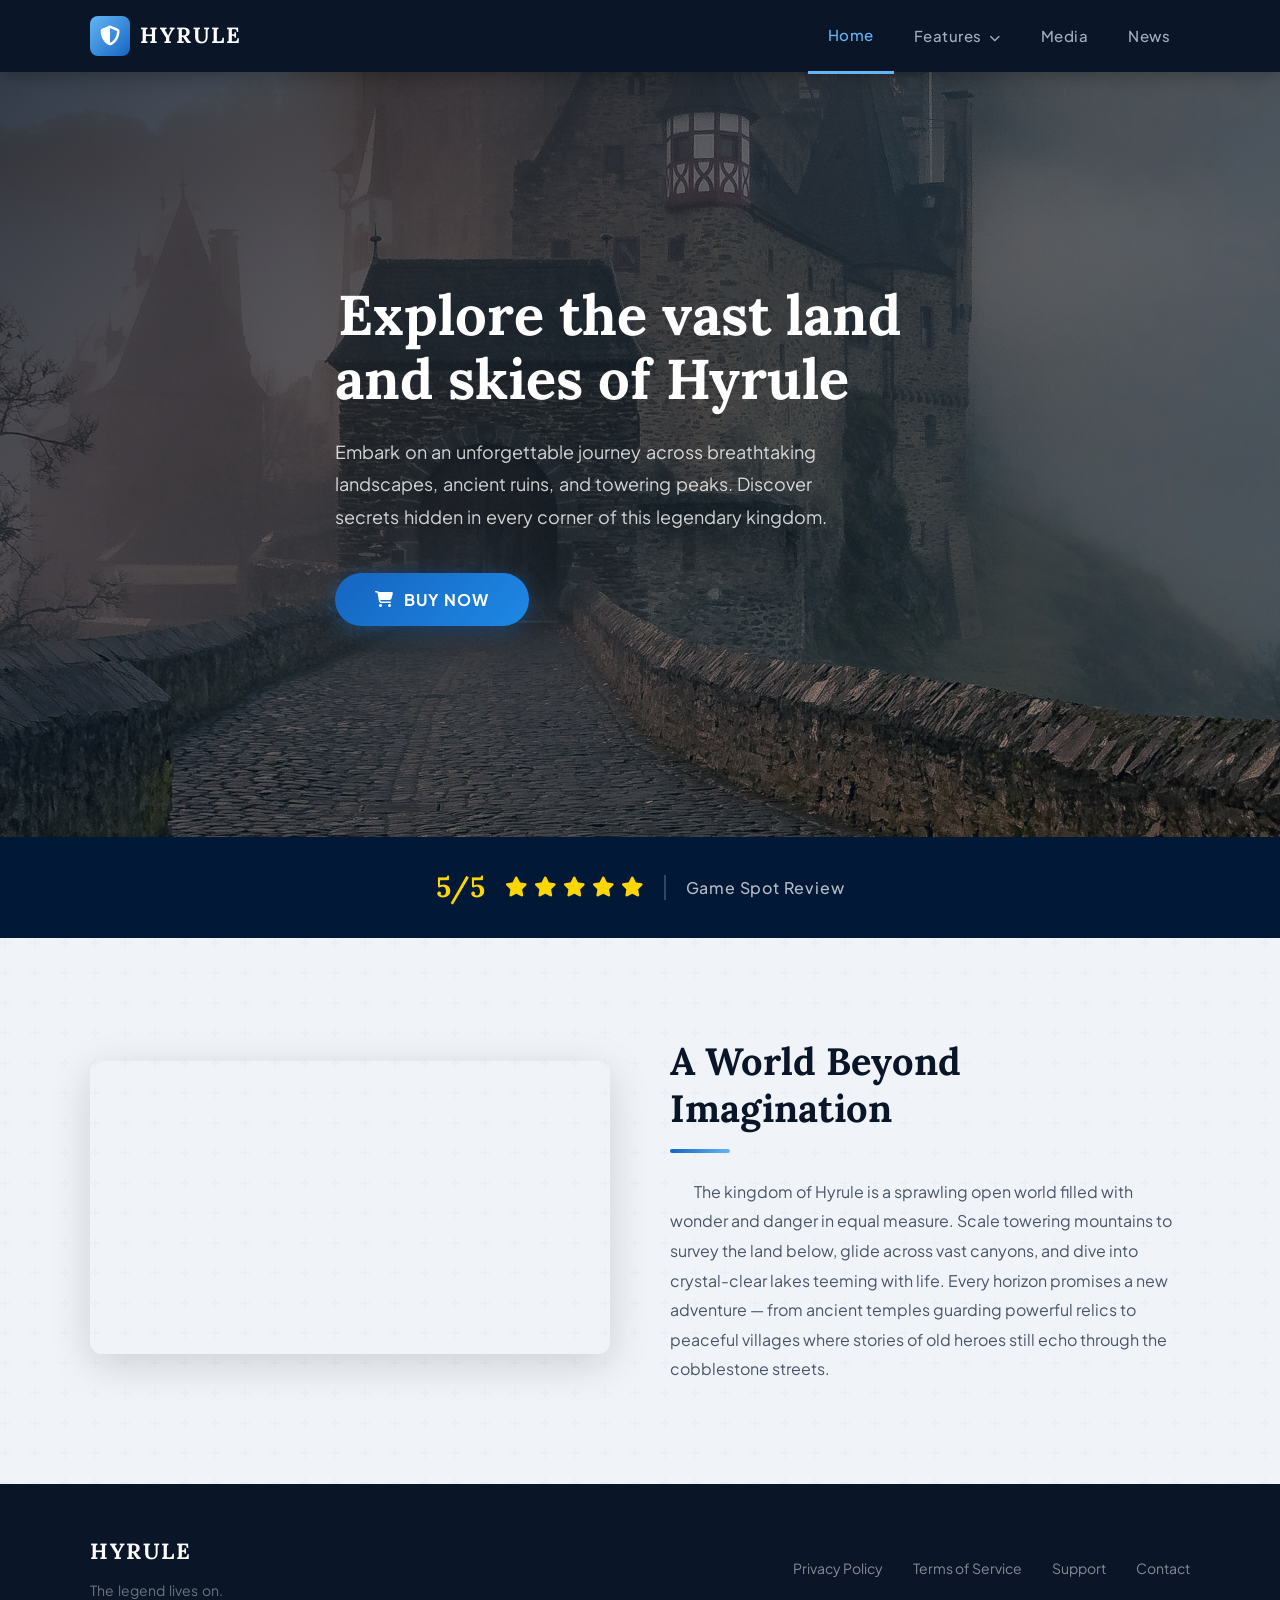
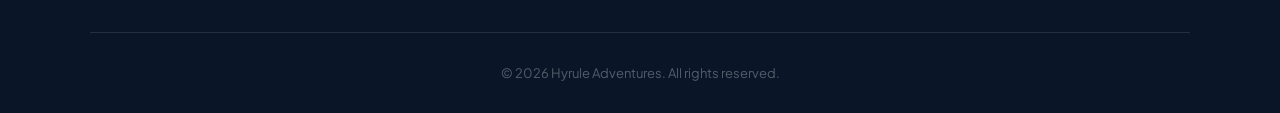
<file: Pertemuan_5/hyrule_adventures/index.html>
<!DOCTYPE html>
<html lang="en">

<head>
    <meta charset="UTF-8">
    <meta name="viewport" content="width=device-width, initial-scale=1.0">
    <meta name="description" content="Explore the vast land and skies of Hyrule. An epic adventure awaits.">
    <title>Hyrule Adventures — Explore the Wild</title>

    <link rel="preconnect" href="https://fonts.googleapis.com">
    <link rel="preconnect" href="https://fonts.gstatic.com" crossorigin>
    <link
        href="https://fonts.googleapis.com/css2?family=Lora:ital,wght@0,400;0,600;0,700;1,400&family=Plus+Jakarta+Sans:wght@300;400;500;600;700;800&display=swap"
        rel="stylesheet">
    <link rel="stylesheet" href="https://cdnjs.cloudflare.com/ajax/libs/font-awesome/6.5.1/css/all.min.css"
        integrity="sha512-DTOQO9RWCH3ppGqcWaEA1BIZOC6xxalwEsw9c2QQeAIftl+Vegovlnee1c9QX4TctnWMn13TZye+giMm8e2LwA=="
        crossorigin="anonymous" referrerpolicy="no-referrer" />
    <link rel="stylesheet" href="style.css">
</head>

<body>

    <header class="header">
        <div class="container header__inner">
            <a href="#" class="header__logo">
                <div class="header__logo-icon">
                    <i class="fa-solid fa-shield-halved"></i>
                </div>
                <strong class="header__logo-text">HYRULE</strong>
            </a>
            <nav class="header__nav">
                <ul class="header__nav-list">
                    <li class="header__nav-item header__nav-item--active">
                        <a href="#" class="header__nav-link">Home</a>
                    </li>
                    <li class="header__nav-item">
                        <a href="#features" class="header__nav-link">Features <i class="fa-solid fa-chevron-down"
                                style="font-size:11px; margin-left:4px;"></i></a>
                        <div class="header__dropdown">
                            <a href="#" class="header__dropdown-link">Open World</a>
                            <a href="#" class="header__dropdown-link">Combat System</a>
                            <a href="#" class="header__dropdown-link">Crafting &amp; Cooking</a>
                            <a href="#" class="header__dropdown-link">Shrines &amp; Puzzles</a>
                        </div>
                    </li>
                    <li class="header__nav-item">
                        <a href="#media" class="header__nav-link">Media</a>
                    </li>
                    <li class="header__nav-item">
                        <a href="#news" class="header__nav-link">News</a>
                    </li>
                </ul>
            </nav>
        </div>
    </header>

    <section class="hero">
        <div class="container hero__content">
            <h1 class="hero__title">Explore the vast land and skies of Hyrule</h1>
            <p class="hero__description">
                Embark on an unforgettable journey across breathtaking landscapes, ancient ruins,
                and towering peaks. Discover secrets hidden in every corner of this legendary kingdom.
            </p>
            <button class="hero__button">
                <i class="fa-solid fa-cart-shopping"></i>
                Buy Now
            </button>
        </div>
    </section>

    <section class="review">
        <div class="container review__inner">
            <data class="review__score" value="5">5/5</data>
            <div class="review__stars">
                <i class="fa-solid fa-star"></i>
                <i class="fa-solid fa-star"></i>
                <i class="fa-solid fa-star"></i>
                <i class="fa-solid fa-star"></i>
                <i class="fa-solid fa-star"></i>
            </div>
            <cite class="review__source">Game Spot Review</cite>
        </div>
    </section>

    <section class="about" id="media">
        <div class="container about__inner">
            <figure class="about__video">
                <iframe src="https://www.youtube.com/embed/uHGShqcAHlQ" title="Zelda Trailer" allowfullscreen></iframe>
            </figure>
            <div class="about__content">
                <h2 class="about__title">A World Beyond Imagination</h2>
                <div class="about__decoration"></div>
                <p class="about__text">
                    The kingdom of Hyrule is a sprawling open world filled with wonder and danger in equal measure.
                    Scale towering mountains to survey the land below, glide across vast canyons, and dive into
                    crystal-clear lakes teeming with life. Every horizon promises a new adventure — from ancient
                    temples guarding powerful relics to peaceful villages where stories of old heroes still echo
                    through the cobblestone streets.
                </p>
            </div>
        </div>
    </section>

    <footer class="footer">
        <div class="container">
            <div class="footer__inner">
                <div class="footer__brand">
                    <strong class="footer__logo">HYRULE</strong>
                    <p class="footer__tagline">The legend lives on.</p>
                </div>
                <nav class="footer__nav">
                    <a href="#" class="footer__nav-link">Privacy Policy</a>
                    <a href="#" class="footer__nav-link">Terms of Service</a>
                    <a href="#" class="footer__nav-link">Support</a>
                    <a href="#" class="footer__nav-link">Contact</a>
                </nav>
            </div>
            <small class="footer__bottom">
                &copy; 2026 Hyrule Adventures. All rights reserved.
            </small>
        </div>
    </footer>

</body>

</html>
</file>
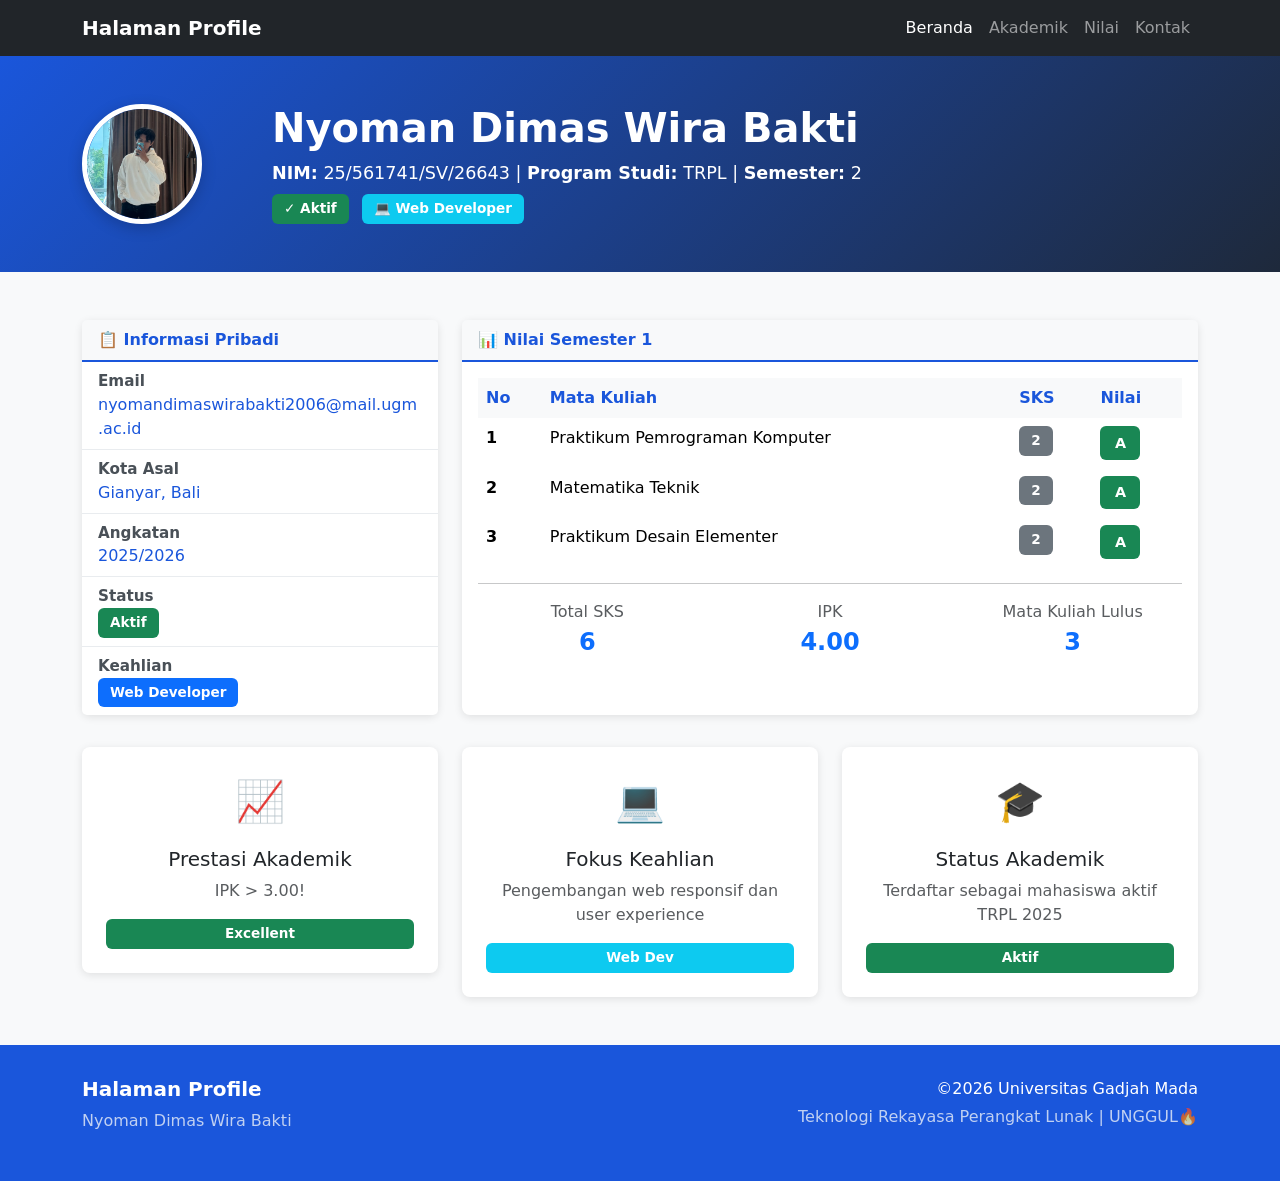
<file: Pertemuan_8/code/index.html>
<!doctype html>
<html lang="id">
  <head>
    <meta charset="utf-8" />
    <meta name="viewport" content="width=device-width, initial-scale=1" />
    <title>Profil Mahasiswa - Nyoman Dimas Wira Bakti</title>
    <link
      href="https://cdn.jsdelivr.net/npm/bootstrap@5.3.3/dist/css/bootstrap.min.css"
      rel="stylesheet"
    />
    <style>
      .profile-header {
        background: linear-gradient(135deg, #1a56db, #1e293b);
        color: white;
        padding: 3rem 0;
      }
      .avatar {
        width: 120px;
        height: 120px;
        border: 5px solid white;
        border-radius: 50%;
        object-fit: cover;
        box-shadow: 0 4px 15px rgba(0, 0, 0, 0.2);
      }
      .card {
        border: none;
        border-radius: 8px;
        box-shadow: 0 2px 8px rgba(0, 0, 0, 0.1);
        transition:
          transform 0.3s,
          box-shadow 0.3s;
      }
      .card:hover {
        transform: translateY(-5px);
        box-shadow: 0 4px 12px rgba(0, 0, 0, 0.15);
      }
      .card-header {
        background-color: #f8f9fa;
        border-bottom: 2px solid #1a56db;
        font-weight: 600;
        color: #1a56db;
      }
      .list-group-item {
        border-color: #e9ecef;
      }
      .badge {
        padding: 0.5rem 0.75rem;
        font-size: 0.85rem;
      }
      .table-hover tbody tr:hover {
        background-color: #f8f9fa;
      }
      footer {
        background-color: #1a56db;
        color: white;
        padding: 2rem 0;
        margin-top: 3rem;
      }
      .info-label {
        font-weight: 600;
        color: #495057;
        font-size: 0.95rem;
      }
      .info-value {
        color: #1a56db;
        font-weight: 500;
      }
    </style>
  </head>
  <body class="bg-light">
    <!-- Navbar -->
    <nav class="navbar navbar-expand-lg navbar-dark bg-dark sticky-top">
      <div class="container">
        <a class="navbar-brand fw-bold" href="#">Halaman Profile</a>
        <button
          class="navbar-toggler"
          type="button"
          data-bs-toggle="collapse"
          data-bs-target="#navMenu"
          aria-controls="navMenu"
          aria-expanded="false"
          aria-label="Toggle navigation"
        >
          <span class="navbar-toggler-icon"></span>
        </button>
        <div class="collapse navbar-collapse" id="navMenu">
          <ul class="navbar-nav ms-auto">
            <li class="nav-item">
              <a class="nav-link active" href="#">Beranda</a>
            </li>
            <li class="nav-item"><a class="nav-link" href="#">Akademik</a></li>
            <li class="nav-item"><a class="nav-link" href="#">Nilai</a></li>
            <li class="nav-item"><a class="nav-link" href="#">Kontak</a></li>
          </ul>
        </div>
      </div>
    </nav>

    <!-- Header Profil -->
    <div class="profile-header">
      <div class="container">
        <div class="row align-items-center">
          <div class="col-md-2 text-center text-md-start mb-3 mb-md-0">
            <img
              src="img/dwb.jpg"
              class="avatar"
              alt="Foto Profil"
            />
          </div>
          <div class="col-md-10">
            <h1 class="mb-2 fw-bold">Nyoman Dimas Wira Bakti</h1>
            <p class="mb-2 opacity-85" style="font-size: 1.1rem">
              <strong>NIM:</strong> 25/561741/SV/26643 |
              <strong>Program Studi:</strong> TRPL |
              <strong>Semester:</strong> 2
            </p>
            <div>
              <span class="badge bg-success me-2">✓ Aktif</span>
              <span class="badge bg-info">💻 Web Developer</span>
            </div>
          </div>
        </div>
      </div>
    </div>

    <!-- Konten Utama -->
    <div class="container my-5">
      <div class="row g-4">
        <!-- Kolom Kiri: Informasi Pribadi -->
        <div class="col-lg-4">
          <div class="card h-100">
            <div class="card-header">📋 Informasi Pribadi</div>
            <ul class="list-group list-group-flush">
              <li class="list-group-item">
                <div class="info-label">Email</div>
                <div class="info-value text-break">
                  nyomandimaswirabakti2006@mail.ugm.ac.id
                </div>
              </li>
              <li class="list-group-item">
                <div class="info-label">Kota Asal</div>
                <div class="info-value">Gianyar, Bali</div>
              </li>
              <li class="list-group-item">
                <div class="info-label">Angkatan</div>
                <div class="info-value">2025/2026</div>
              </li>
              <li class="list-group-item">
                <div class="info-label">Status</div>
                <div class="info-value">
                  <span class="badge bg-success">Aktif</span>
                </div>
              </li>
              <li class="list-group-item">
                <div class="info-label">Keahlian</div>
                <div class="info-value">
                  <span class="badge bg-primary">Web Developer</span>
                </div>
              </li>
            </ul>
          </div>
        </div>

        <!-- Kolom Kanan: Nilai Semester -->
        <div class="col-lg-8">
          <div class="card h-100">
            <div class="card-header">📊 Nilai Semester 1</div>
            <div class="card-body">
              <div class="table-responsive">
                <table class="table table-hover table-borderless mb-0">
                  <thead class="table-light">
                    <tr>
                      <th style="color: #1a56db; font-weight: 600">No</th>
                      <th style="color: #1a56db; font-weight: 600">
                        Mata Kuliah
                      </th>
                      <th style="color: #1a56db; font-weight: 600">SKS</th>
                      <th style="color: #1a56db; font-weight: 600">Nilai</th>
                    </tr>
                  </thead>
                  <tbody>
                    <tr>
                      <td><strong>1</strong></td>
                      <td>Praktikum Pemrograman Komputer</td>
                      <td><span class="badge bg-secondary">2</span></td>
                      <td>
                        <span
                          class="badge bg-success"
                          style="font-size: 0.9rem; padding: 0.6rem 0.9rem"
                          >A</span
                        >
                      </td>
                    </tr>
                    <tr>
                      <td><strong>2</strong></td>
                      <td>Matematika Teknik</td>
                      <td><span class="badge bg-secondary">2</span></td>
                      <td>
                        <span
                          class="badge bg-success"
                          style="font-size: 0.9rem; padding: 0.6rem 0.9rem"
                          >A</span
                        >
                      </td>
                    </tr>
                    <tr>
                      <td><strong>3</strong></td>
                      <td>Praktikum Desain Elementer</td>
                      <td><span class="badge bg-secondary">2</span></td>
                      <td>
                        <span
                          class="badge bg-success"
                          style="font-size: 0.9rem; padding: 0.6rem 0.9rem"
                          >A</span
                        >
                      </td>
                    </tr>
                  </tbody>
                </table>
              </div>
              <hr class="my-3" />
              <div class="row text-center">
                <div class="col-md-4">
                  <div>
                    <p class="text-muted mb-1">Total SKS</p>
                    <h4 class="text-primary fw-bold">6</h4>
                  </div>
                </div>
                <div class="col-md-4">
                  <div>
                    <p class="text-muted mb-1">IPK</p>
                    <h4 class="text-primary fw-bold">4.00</h4>
                  </div>
                </div>
                <div class="col-md-4">
                  <div>
                    <p class="text-muted mb-1">Mata Kuliah Lulus</p>
                    <h4 class="text-primary fw-bold">3</h4>
                  </div>
                </div>
              </div>
            </div>
          </div>
        </div>
      </div>

      <!-- Statistik Akademik -->
      <div class="row g-4 mt-2">
        <div class="col-md-4">
          <div class="card text-center p-4">
            <div style="font-size: 2.5rem; margin-bottom: 1rem">📈</div>
            <h5 class="card-title">Prestasi Akademik</h5>
            <p class="card-text text-muted">
              IPK > 3.00!
            </p>
            <span class="badge bg-success">Excellent</span>
          </div>
        </div>
        <div class="col-md-4">
          <div class="card text-center p-4">
            <div style="font-size: 2.5rem; margin-bottom: 1rem">💻</div>
            <h5 class="card-title">Fokus Keahlian</h5>
            <p class="card-text text-muted">
              Pengembangan web responsif dan user experience
            </p>
            <span class="badge bg-info">Web Dev</span>
          </div>
        </div>
        <div class="col-md-4">
          <div class="card text-center p-4">
            <div style="font-size: 2.5rem; margin-bottom: 1rem">🎓</div>
            <h5 class="card-title">Status Akademik</h5>
            <p class="card-text text-muted">
              Terdaftar sebagai mahasiswa aktif TRPL 2025
            </p>
            <span class="badge bg-success">Aktif</span>
          </div>
        </div>
      </div>
    </div>

    <!-- Footer -->
    <footer class="mt-5">
      <div class="container">
        <div class="row">
          <div class="col-md-6">
            <h5 class="fw-bold">Halaman Profile</h5>
            <p class="text-light opacity-75">
              Nyoman Dimas Wira Bakti
            </p>
          </div>
          <div class="col-md-6 text-md-end">
            <p class="mb-1">&copy;2026 Universitas Gadjah Mada</p>
            <p class="text-light opacity-75 mb-0">
              Teknologi Rekayasa Perangkat Lunak | UNGGUL🔥
            </p>
          </div>
        </div>
      </div>
    </footer>

    <!-- Bootstrap JavaScript -->
    <script src="https://cdn.jsdelivr.net/npm/bootstrap@5.3.3/dist/js/bootstrap.bundle.min.js"></script>
  </body>
</html>
</file>
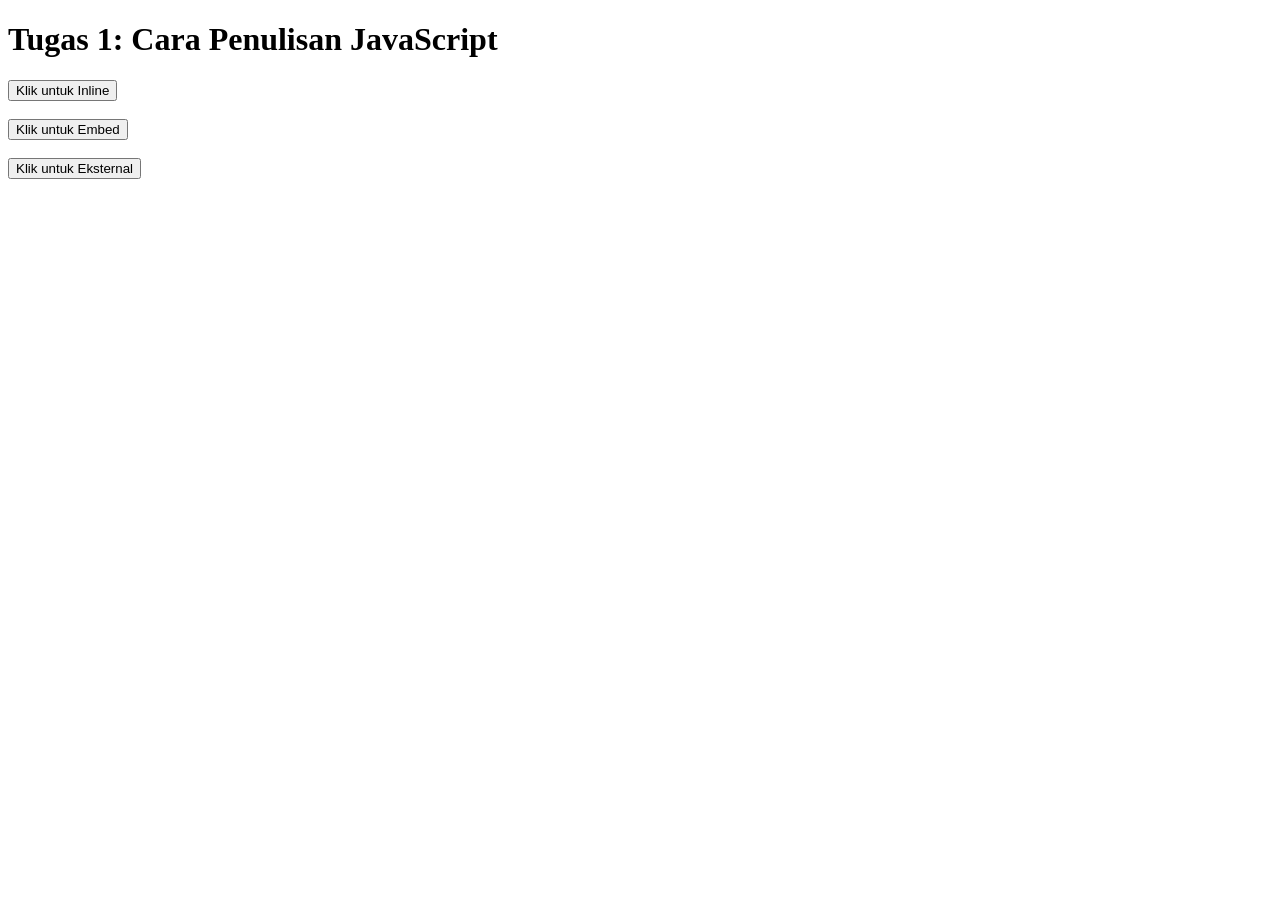
<file: Pertemuan_10/modul10_tugas1.html>
<!doctype html>
<html lang="id">
  <head>
    <meta charset="UTF-8" />
    <title>Tugas 1 - Modul 10</title>
    <script src="./modul10_tugas1.js"></script>

    <script>
      function sapaDariEmbed() {
        alert("Halo, ini dari JavaScript Embed!");
      }
    </script>
  </head>
  <body>
    <h1>Tugas 1: Cara Penulisan JavaScript</h1>

    <button onclick="alert('Halo, ini dari JavaScript Inline!')">
      Klik untuk Inline
    </button>
    <br /><br />

    <button onclick="sapaDariEmbed()">Klik untuk Embed</button>
    <br /><br />

    <button onclick="sapaDariEksternal()">Klik untuk Eksternal</button>
  </body>
</html>
</file>
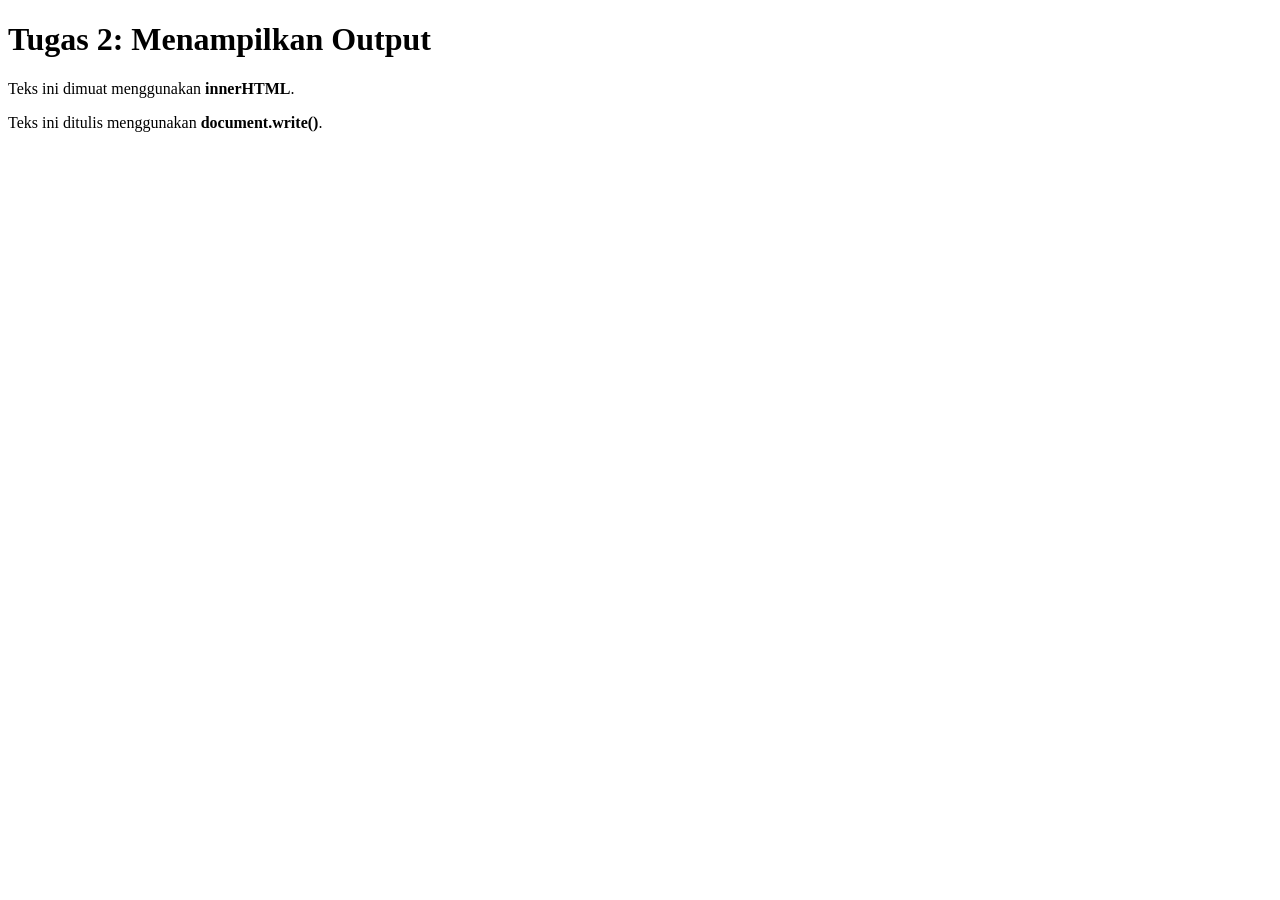
<file: Pertemuan_10/modul10_tugas2.html>
<!doctype html>
<html lang="id">
  <head>
    <meta charset="UTF-8" />
    <title>Tugas 2 - Modul 10</title>
  </head>
  <body>
    <h1>Tugas 2: Menampilkan Output</h1>
    <div id="target-inner"></div>

    <script>
      // console.log()
      console.log("Output ini tampil di console browser.");

      // alert(): Output berupa pop-up dialog
      alert("Ini adalah output dari alert()!");

      // innerHTML: Menyisipkan teks/elemen ke dalam elemen HTML yang sudah ada
      document.getElementById("target-inner").innerHTML =
        "<p>Teks ini dimuat menggunakan <strong>innerHTML</strong>.</p>";

      // document.write(): Menulis langsung ke dokumen HTML
      document.write(
        "<p>Teks ini ditulis menggunakan <strong>document.write()</strong>.</p>",
      );
    </script>
  </body>
</html>
</file>
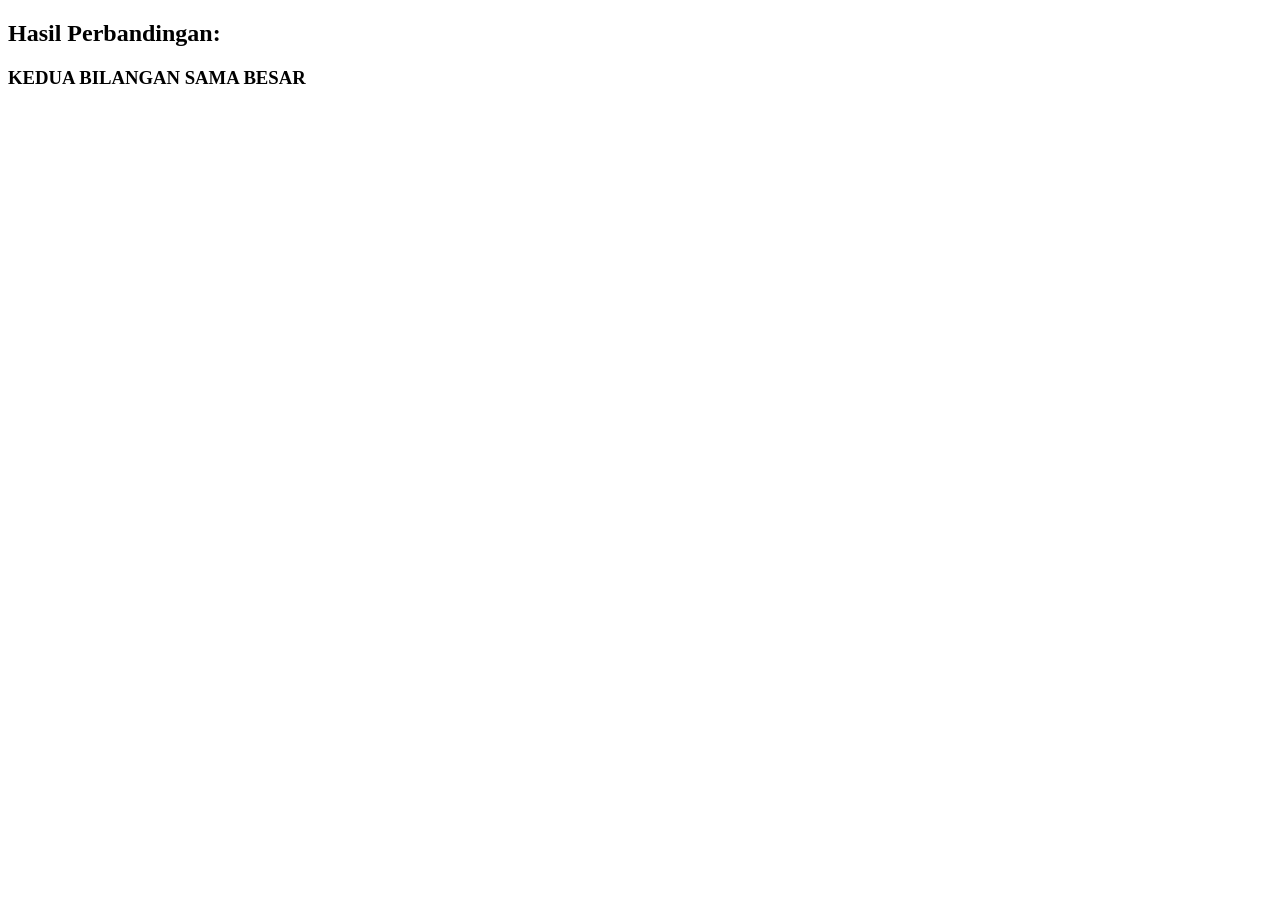
<file: Pertemuan_10/modul11_tugas1.html>
<!doctype html>
<html lang="id">
  <head>
    <meta charset="UTF-8" />
    <title>Perbandingan Bilangan</title>
  </head>
  <body>
    <h2>Hasil Perbandingan:</h2>
    <h3 id="hasil"></h3>

    <script>
      // Meminta input dan langsung mengonversi string menjadi angka
      let bil1 = Number(prompt("Masukkan bilangan ke-1:"));
      let bil2 = Number(prompt("Masukkan bilangan ke-2:"));
      let pesan = "";

      // Validasi apakah input benar-benar angka (NaN = Not-a-Number)
      if (isNaN(bil1) || isNaN(bil2)) {
        pesan = "Input tidak valid. Harap masukkan angka.";
      } else if (bil1 > bil2) {
        pesan = "BILANGAN KE-1 LEBIH BESAR DARI BILANGAN KE-2";
      } else if (bil1 < bil2) {
        pesan = "BILANGAN KE-2 LEBIH BESAR DARI BILANGAN KE-1";
      } else {
        pesan = "KEDUA BILANGAN SAMA BESAR";
      }

      document.getElementById("hasil").innerText = pesan;
    </script>
  </body>
</html>
</file>
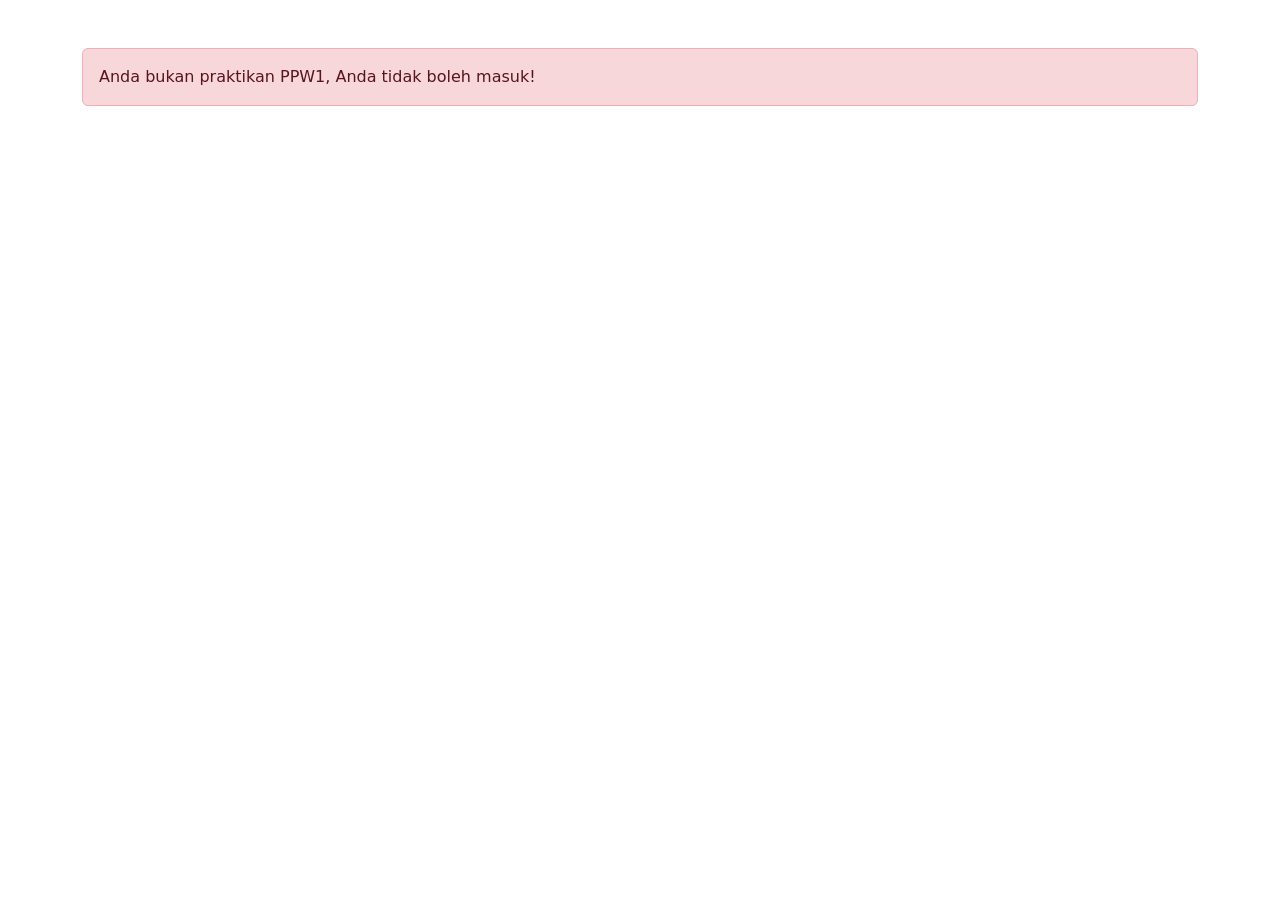
<file: Pertemuan_10/modul11_tugas2.html>
<!doctype html>
<html lang="id">
  <head>
    <meta charset="UTF-8" />
    <title>Data Praktikan PPW1</title>
    <link
      href="https://cdn.jsdelivr.net/npm/bootstrap@5.3.0/dist/css/bootstrap.min.css"
      rel="stylesheet"
    />
  </head>
  <body>
    <div class="container mt-5" id="konten"></div>

    <script>
      let isPraktikan = confirm("Apakah Anda praktikan PPW1?");
      let wadah = document.getElementById("konten");

      if (isPraktikan) {
        let nama = prompt("Masukkan Nama:");
        let nim = prompt("Masukkan NIM:");
        let angkatan = prompt("Masukkan Angkatan:");

        // Menggunakan innerHTML untuk merender struktur tabel Bootstrap
        wadah.innerHTML = `
                <h2 class="mb-4">Data Praktikan PPW1</h2>
                <table class="table table-bordered table-striped">
                    <thead class="table-dark">
                        <tr>
                            <th>Atribut</th>
                            <th>Data</th>
                        </tr>
                    </thead>
                    <tbody>
                        <tr>
                            <td>Nama</td>
                            <td>${nama}</td>
                        </tr>
                        <tr>
                            <td>NIM</td>
                            <td>${nim}</td>
                        </tr>
                        <tr>
                            <td>Angkatan</td>
                            <td>${angkatan}</td>
                        </tr>
                    </tbody>
                </table>
            `;
      } else {
        wadah.innerHTML = `<div class="alert alert-danger" role="alert">
                Anda bukan praktikan PPW1, Anda tidak boleh masuk!
            </div>`;
      }
    </script>
  </body>
</html>
</file>
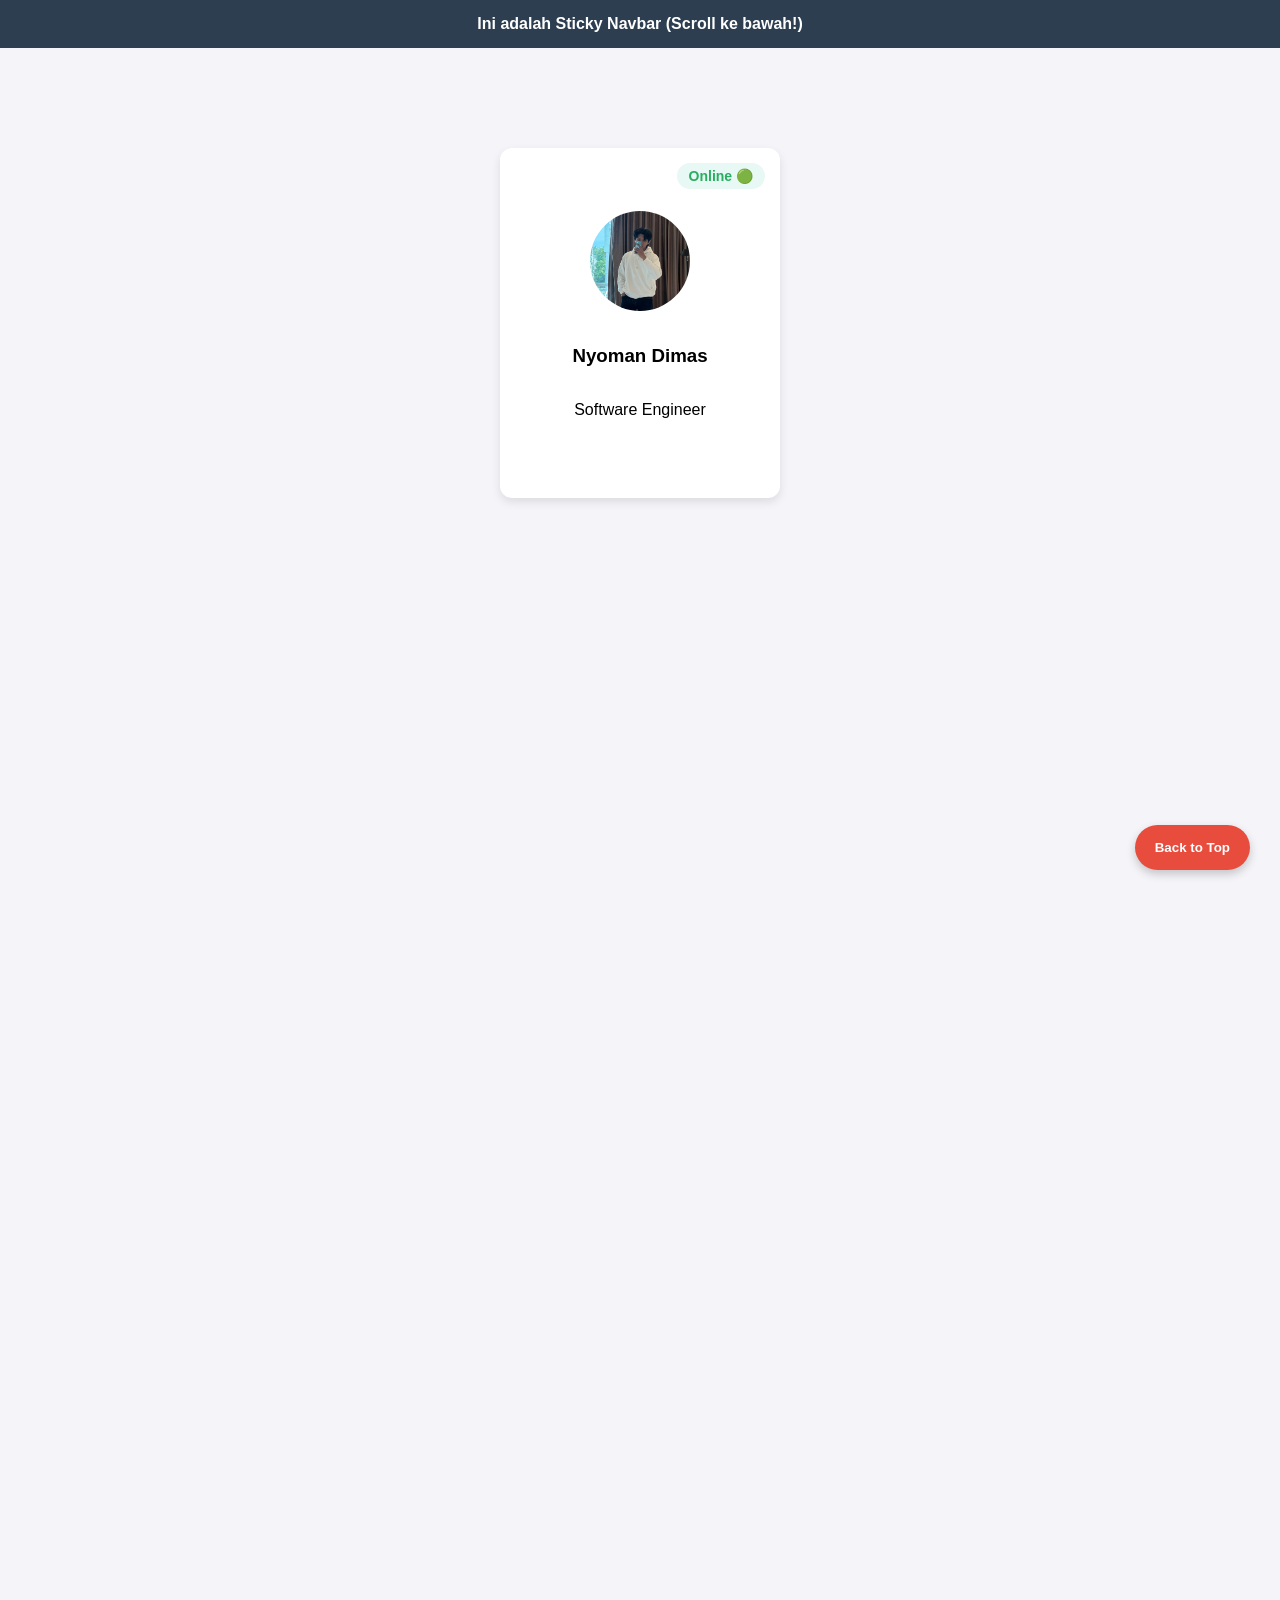
<file: Pertemuan_7/tugas_1.html>
<!doctype html>
<html lang="id">
  <head>
    <meta charset="UTF-8" />
    <meta name="viewport" content="width=device-width, initial-scale=1.0" />
    <title>Tugas 1 - CSS Position</title>
    <style>
      body {
        font-family: Arial, sans-serif;
        margin: 0;
        padding: 0;
        background-color: #f4f4f9;
        height: 2000px; /* Ditambahkan agar halaman bisa di-scroll untuk melihat efek sticky dan fixed */
      }

      /* Container untuk meletakkan kartu di tengah */
      .container {
        display: flex;
        justify-content: center;
        margin-top: 100px;
      }

      /* Kartu Profil (Parent Container) */
      .profile-card {
        background-color: white;
        width: 280px;
        height: 350px;
        border-radius: 12px;
        box-shadow: 0 4px 10px rgba(0, 0, 0, 0.1);
        position: relative; /* Sebagai acuan untuk elemen absolute di dalamnya */
        display: flex;
        flex-direction: column;
        align-items: center;
        justify-content: center;
        padding: 20px;
        box-sizing: border-box;
      }

      /* Badge Status (Child) */
      .status-badge {
        background-color: #e8f8f5;
        color: #27ae60;
        padding: 5px 12px;
        border-radius: 20px;
        font-size: 14px;
        font-weight: bold;
        position: absolute; /* Posisinya bergantung pada profile-card */
        top: 15px; /* Menempel di atas */
        right: 15px; /* Menempel di kanan */
        z-index: 10; /* Bonus: Selalu di atas konten kartu lainnya */
      }

      /* Sticky Navbar */
      .navbar {
        background-color: #2c3e50;
        color: white;
        padding: 15px 20px;
        text-align: center;
        font-weight: bold;
        position: sticky; /* Hibrida antara relative dan fixed saat di-scroll */
        top: 0; /* Menempel di atas */
        z-index: 100; /* Bonus: Agar navbar tidak tertutup elemen lain saat scroll */
      }

      /* Tombol Back to Top */
      .btn-top {
        background-color: #e74c3c;
        color: white;
        border: none;
        padding: 15px 20px;
        border-radius: 50px;
        font-weight: bold;
        cursor: pointer;
        position: fixed; /* Menempel di layar, tidak terpengaruh scroll */
        bottom: 30px; /* Jarak dari bawah layar */
        right: 30px; /* Jarak dari kanan layar */
        z-index: 99; /* Bonus: Selalu di depan elemen lain (kecuali navbar yang z-index 100) */
        box-shadow: 0 4px 10px rgba(0, 0, 0, 0.2);
      }

      /* Elemen pemanis kartu profil */
      .avatar {
        width: 100px;
        height: 100px;
        background-image: url("./img/dwb.jpg");
        background-size: cover; /* membuat gambar memenuhi area */
        background-position: center; /* posisi tetap di tengah */
        background-repeat: no-repeat; /* tidak diulang */
        border-radius: 50%;
        margin-bottom: 15px;
      }
    </style>
  </head>
  <body>
    <div class="navbar">Ini adalah Sticky Navbar (Scroll ke bawah!)</div>

    <div class="container">
      <div class="profile-card">
        <div class="status-badge">Online 🟢</div>
        <div class="avatar"></div>
        <h3>Nyoman Dimas</h3>
        <p>Software Engineer</p>
      </div>
    </div>

    <button class="btn-top" onclick="window.scrollTo(0, 0)">Back to Top</button>
  </body>
</html>
</file>
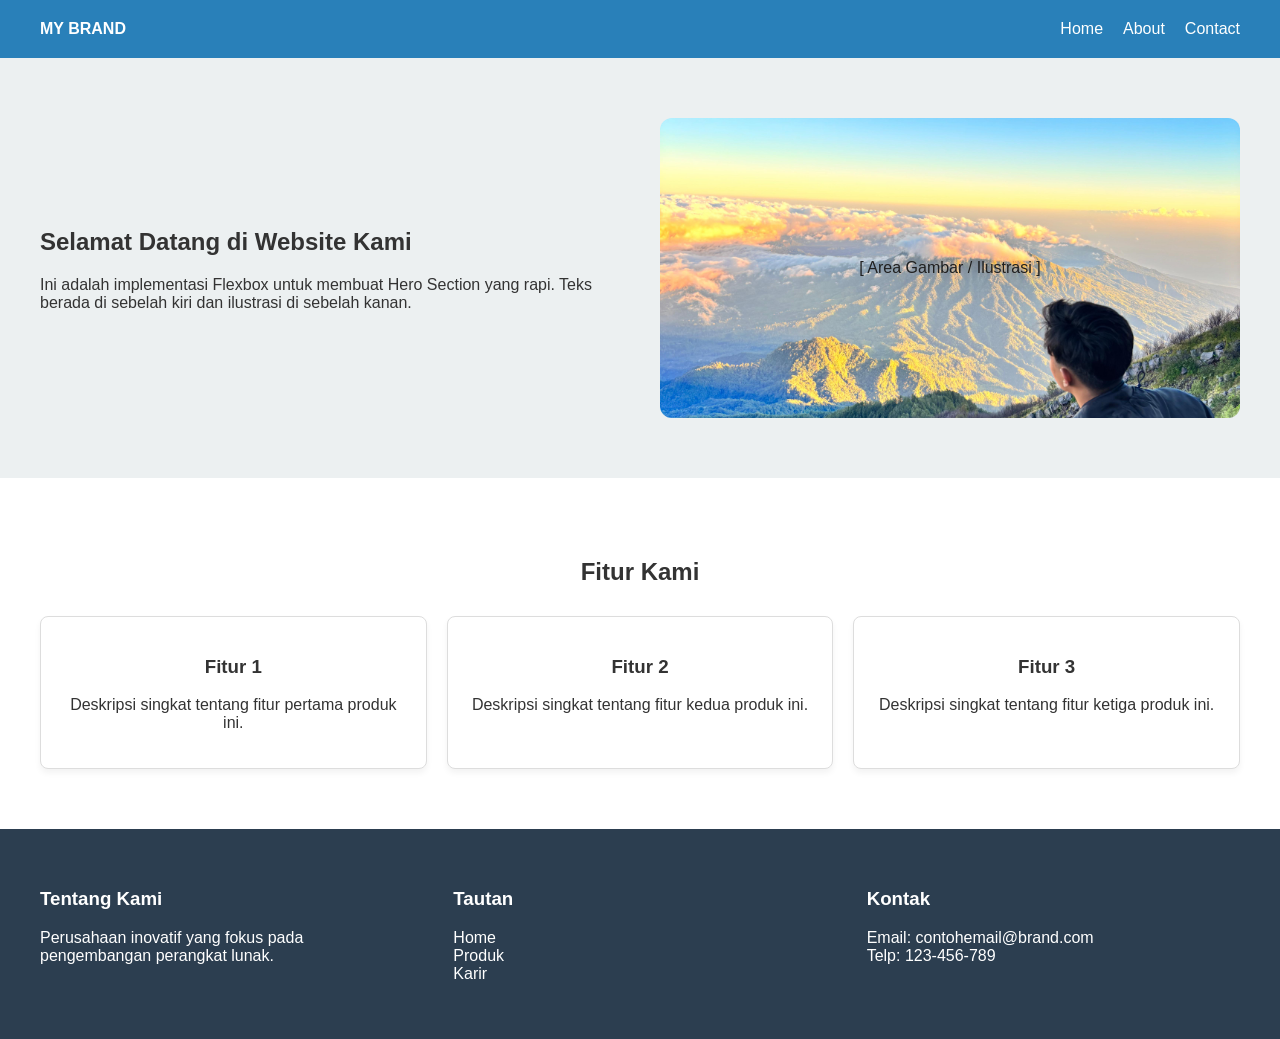
<file: Pertemuan_7/tugas_2.html>
<!doctype html>
<html lang="id">
  <head>
    <meta charset="UTF-8" />
    <meta name="viewport" content="width=device-width, initial-scale=1.0" />
    <title>Tugas 2 - Flexbox Landing Page</title>
    <style>
      body {
        font-family: "Segoe UI", Tahoma, Geneva, Verdana, sans-serif;
        margin: 0;
        padding: 0;
        color: #333;
      }

      /* Navbar */
      .navbar {
        display: flex;
        justify-content: space-between; /* Logo di kiri, menu di kanan */
        align-items: center;
        background-color: #2980b9;
        color: white;
        padding: 20px 40px;
      }
      .nav-menu {
        display: flex;
        gap: 20px;
      }

      /* Hero Section */
      .hero {
        display: flex; /* Teks di kiri, gambar di kanan */
        align-items: center;
        justify-content: space-between;
        padding: 60px 40px;
        background-color: #ecf0f1;
        gap: 40px;
      }
      .hero-text {
        flex: 1;
      }
      .hero-image {
        flex: 1;
        height: 300px;
        background-image: url("img/ilustrasi.jpg");
        background-size: cover;
        background-position: center;
        background-repeat: no-repeat;
        display: flex;
        align-items: center;
        justify-content: center;
        border-radius: 12px;
        color: rgb(32, 32, 32);
      }

      /* Card Grid */
      .cards-section {
        padding: 60px 40px;
      }
      .cards-container {
        display: flex;
        flex-wrap: wrap; /* Agar elemen turun ke bawah jika layar tidak muat */
        gap: 20px;
        justify-content: center;
      }
      .card {
        background-color: white;
        border: 1px solid #ddd;
        border-radius: 8px;
        padding: 20px;
        flex: 1;
        min-width: 250px; /* Mencegah kartu terlalu kecil */
        box-shadow: 0 4px 6px rgba(0, 0, 0, 0.05);
        text-align: center;
      }

      /* Footer */
      .footer {
        display: flex;
        gap: 40px; /* Jarak antar kolom */
        background-color: #2c3e50;
        color: white;
        padding: 40px;
      }
      .footer-col {
        flex: 1;
      }

      /* BONUS: @media query untuk layar kecil */
      @media (max-width: 768px) {
        /* Ubah Flexbox menjadi kolom di layar kecil */
        .navbar {
          flex-direction: column;
          gap: 15px;
        }
        .hero {
          flex-direction: column;
          text-align: center;
        }
        .footer {
          flex-direction: column;
          text-align: center;
        }
      }
    </style>
  </head>
  <body>
    <nav class="navbar">
      <div class="logo"><strong>MY BRAND</strong></div>
      <div class="nav-menu">
        <span>Home</span>
        <span>About</span>
        <span>Contact</span>
      </div>
    </nav>

    <section class="hero">
      <div class="hero-text">
        <h1>Selamat Datang di Website Kami</h1>
        <p>
          Ini adalah implementasi Flexbox untuk membuat Hero Section yang rapi.
          Teks berada di sebelah kiri dan ilustrasi di sebelah kanan.
        </p>
      </div>
      <div class="hero-image">[ Area Gambar / Ilustrasi ]</div>
    </section>

    <section class="cards-section">
      <h2 style="text-align: center; margin-bottom: 30px">Fitur Kami</h2>
      <div class="cards-container">
        <div class="card">
          <h3>Fitur 1</h3>
          <p>Deskripsi singkat tentang fitur pertama produk ini.</p>
        </div>
        <div class="card">
          <h3>Fitur 2</h3>
          <p>Deskripsi singkat tentang fitur kedua produk ini.</p>
        </div>
        <div class="card">
          <h3>Fitur 3</h3>
          <p>Deskripsi singkat tentang fitur ketiga produk ini.</p>
        </div>
      </div>
    </section>

    <footer class="footer">
      <div class="footer-col">
        <h3>Tentang Kami</h3>
        <p>Perusahaan inovatif yang fokus pada pengembangan perangkat lunak.</p>
      </div>
      <div class="footer-col">
        <h3>Tautan</h3>
        <p>Home<br />Produk<br />Karir</p>
      </div>
      <div class="footer-col">
        <h3>Kontak</h3>
        <p>Email: contohemail@brand.com<br />Telp: 123-456-789</p>
      </div>
    </footer>
  </body>
</html>
</file>
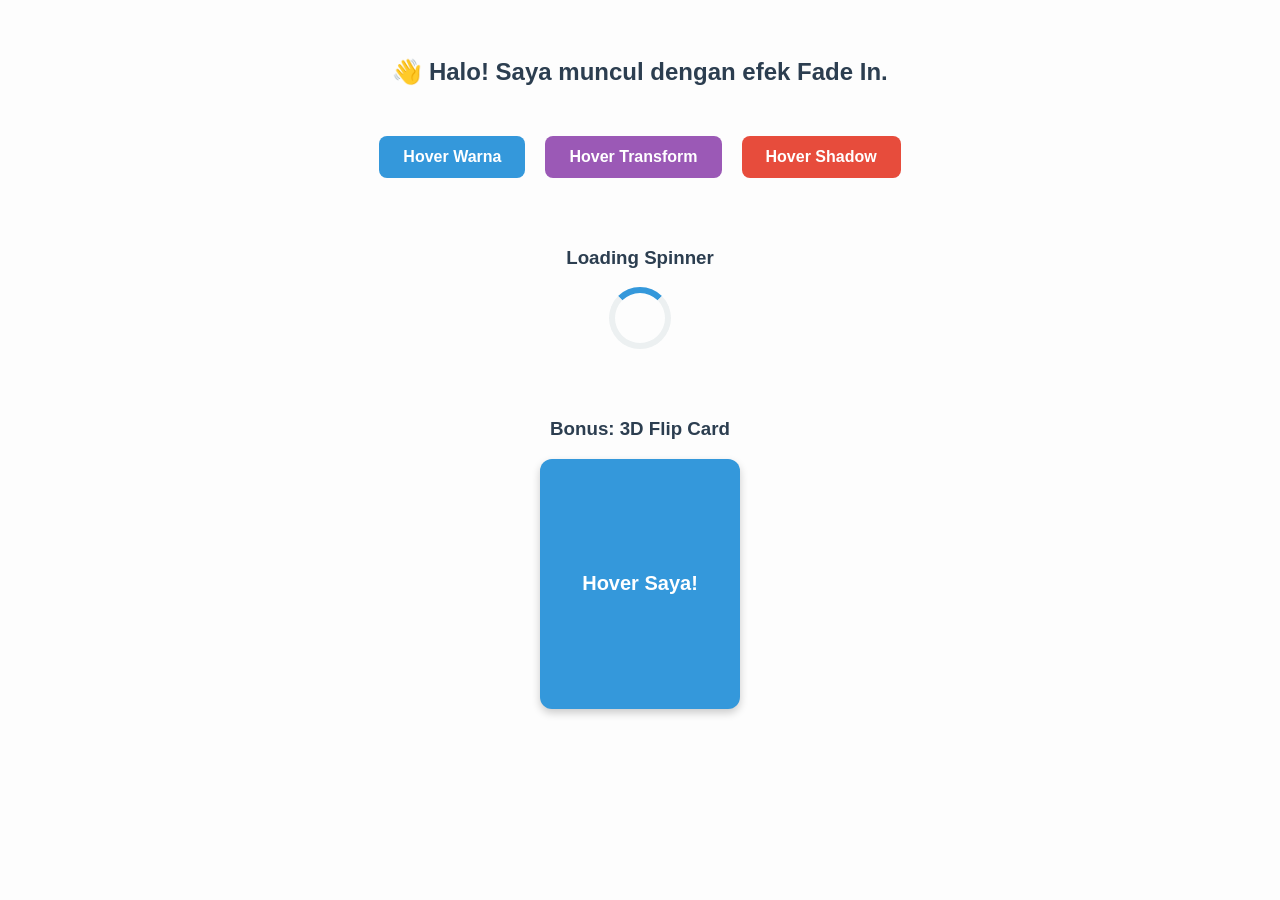
<file: Pertemuan_7/tugas_3.html>
<!doctype html>
<html lang="id">
  <head>
    <meta charset="UTF-8" />
    <meta name="viewport" content="width=device-width, initial-scale=1.0" />
    <title>Tugas 3 - Animasi & Transisi</title>
    <style>
      /* CSS Variables (Palet Warna) */
      :root {
        --primary: #3498db;
        --secondary: #9b59b6;
        --danger: #e74c3c;
        --background: #fdfdfd;
        --text-dark: #2c3e50;
        --white: #ffffff;
      }

      body {
        font-family: Arial, sans-serif;
        background-color: var(--background);
        color: var(--text-dark);
        display: flex;
        flex-direction: column;
        align-items: center;
        padding: 50px;
        gap: 50px;
      }

      /* Elemen Fade In */
      .fade-in-element {
        font-size: 24px;
        font-weight: bold;
        /* Memanggil animasi fadeIn */
        animation: fadeIn 2s ease-in forwards;
        opacity: 0; /* Mulai dari transparan */
      }
      @keyframes fadeIn {
        0% {
          opacity: 0;
          transform: translateY(-20px);
        }
        100% {
          opacity: 1;
          transform: translateY(0);
        }
      }

      /* Efek Hover Tombol menggunakan Transition */
      .btn-container {
        display: flex;
        gap: 20px;
      }
      .btn {
        padding: 12px 24px;
        font-size: 16px;
        font-weight: bold;
        color: var(--white);
        border: none;
        border-radius: 8px;
        cursor: pointer;
        /* Properti yang akan ditransisikan secara mulus */
        transition:
          background-color 0.3s ease,
          transform 0.3s ease,
          box-shadow 0.3s ease;
      }

      /* Tombol 1: Ganti Warna */
      .btn-color {
        background-color: var(--primary);
      }
      .btn-color:hover {
        background-color: #2980b9;
      }

      /* Tombol 2: Transformasi Scale/Membesar */
      .btn-transform {
        background-color: var(--secondary);
      }
      .btn-transform:hover {
        transform: scale(1.1) translateY(-3px);
      }

      /* Tombol 3: Muncul Bayangan (Box Shadow) */
      .btn-shadow {
        background-color: var(--danger);
      }
      .btn-shadow:hover {
        box-shadow: 0 10px 15px rgba(231, 76, 60, 0.4);
      }

      /* Loading Spinner */
      .spinner {
        width: 50px;
        height: 50px;
        margin: auto;
        border: 6px solid #ecf0f1;
        border-top: 6px solid var(--primary);
        border-radius: 50%;
        /* Menggunakan @keyframes */
        animation: spin 1s linear infinite;
      }
      @keyframes spin {
        0% {
          transform: rotate(0deg);
        }
        100% {
          transform: rotate(360deg);
        }
      }

      /* BONUS: Kartu yang berputar saat di-hover (rotateY) */
      .card-scene {
        width: 200px;
        height: 250px;
        perspective: 1000px; /* untuk memberikan efek kedalaman 3D */
      }
      .flip-card {
        width: 100%;
        height: 100%;
        background-color: var(--primary);
        color: var(--white);
        border-radius: 12px;
        display: flex;
        align-items: center;
        justify-content: center;
        font-size: 20px;
        font-weight: bold;
        box-shadow: 0 4px 8px rgba(0, 0, 0, 0.2);
        /* Transisi untuk transformasi 3D */
        transition: transform 0.8s ease;
        transform-style: preserve-3d;
      }
      .card-scene:hover .flip-card {
        /* Memutar kartu pada sumbu Y */
        transform: rotateY(180deg);
        background-color: var(
          --secondary
        ); /* Warnanya diubah juga supaya efeknya keren */
      }
    </style>
  </head>
  <body>
    <div class="fade-in-element">👋 Halo! Saya muncul dengan efek Fade In.</div>

    <div class="btn-container">
      <button class="btn btn-color">Hover Warna</button>
      <button class="btn btn-transform">Hover Transform</button>
      <button class="btn btn-shadow">Hover Shadow</button>
    </div>

    <div>
      <h3 style="text-align: center">Loading Spinner</h3>
      <div class="spinner"></div>
    </div>

    <div>
      <h3 style="text-align: center">Bonus: 3D Flip Card</h3>
      <div class="card-scene">
        <div class="flip-card">Hover Saya!</div>
      </div>
    </div>
  </body>
</html>
</file>
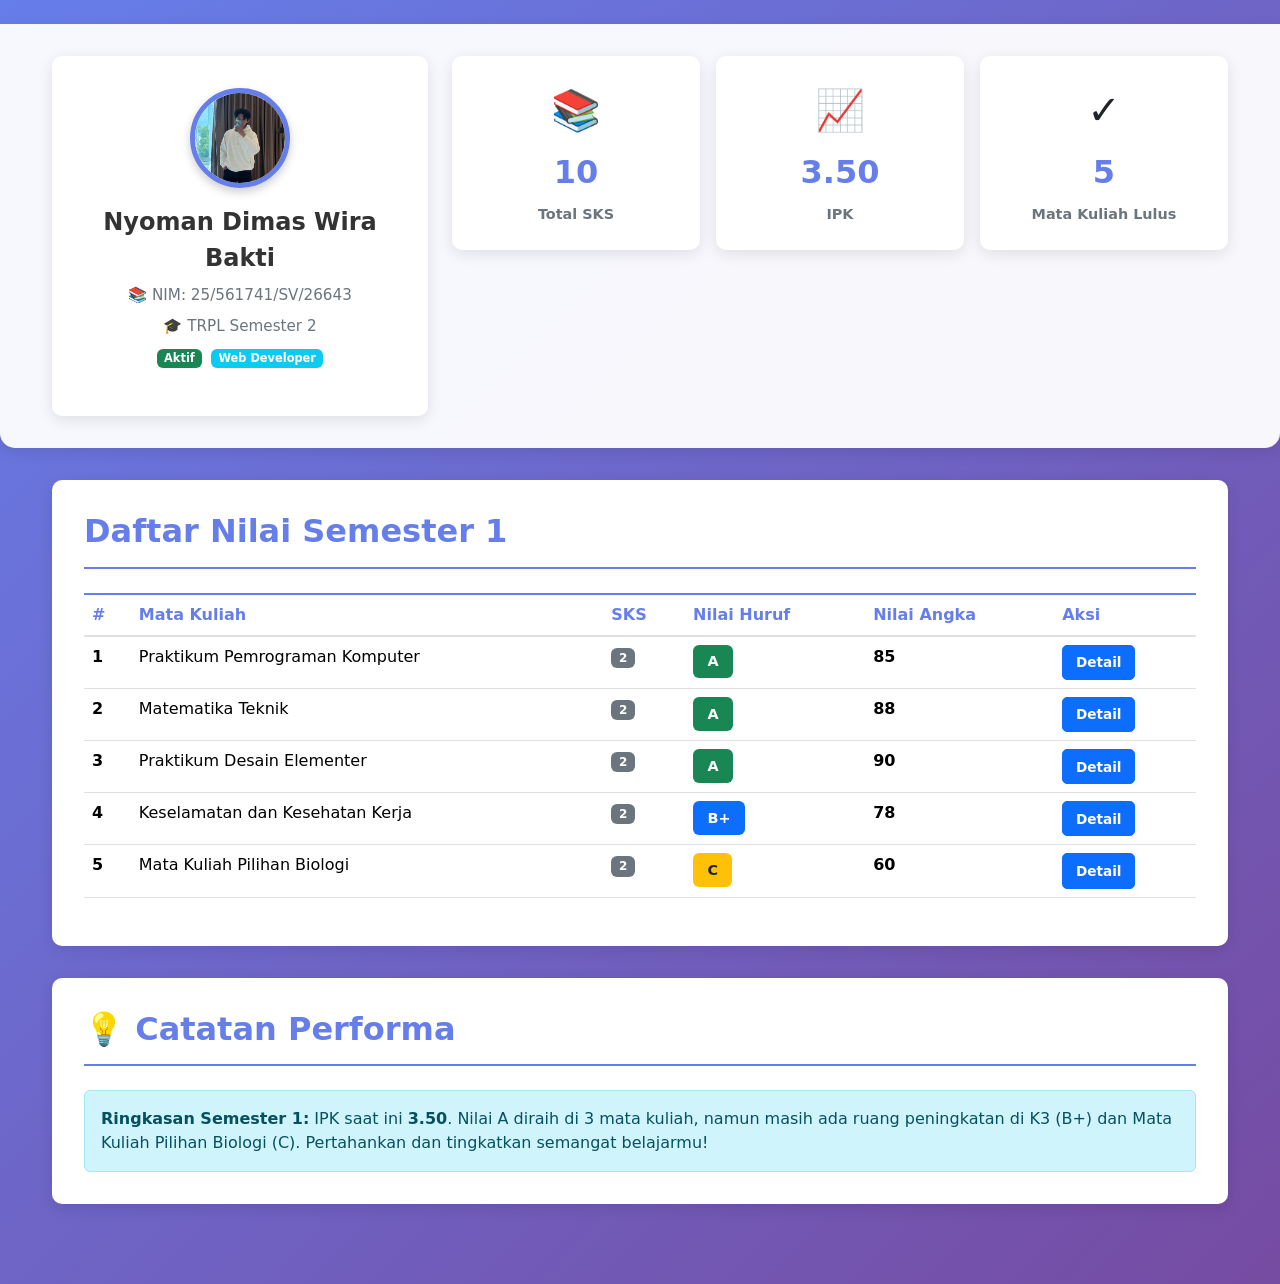
<file: Pertemuan_8/code/dashboard.html>
<!doctype html>
<html lang="id">
  <head>
    <meta charset="utf-8" />
    <meta name="viewport" content="width=device-width, initial-scale=1" />
    <title>Tugas 3 - Dashboard</title>
    <link
      href="https://cdn.jsdelivr.net/npm/bootstrap@5.3.3/dist/css/bootstrap.min.css"
      rel="stylesheet"
    />
    <style>
      body {
        background: linear-gradient(135deg, #667eea 0%, #764ba2 100%);
        min-height: 100vh;
      }
      .header {
        background: rgba(255, 255, 255, 0.95);
        padding: 2rem 0;
        margin-bottom: 2rem;
        border-radius: 0 0 15px 15px;
        box-shadow: 0 4px 15px rgba(0, 0, 0, 0.1);
      }
      .profile-card {
        background: white;
        border-radius: 10px;
        padding: 2rem;
        box-shadow: 0 4px 15px rgba(0, 0, 0, 0.1);
        text-align: center;
      }
      .profile-avatar {
        width: 100px;
        height: 100px;
        border-radius: 50%;
        border: 5px solid #667eea;
        margin: 0 auto 1rem;
        object-fit: cover;
        box-shadow: 0 4px 10px rgba(0, 0, 0, 0.2);
      }
      .profile-name {
        font-size: 1.5rem;
        font-weight: 700;
        color: #333;
        margin-bottom: 0.5rem;
      }
      .profile-info {
        color: #6c757d;
        font-size: 0.95rem;
        margin-bottom: 1rem;
      }
      .stat-card {
        background: white;
        border-radius: 10px;
        padding: 1.5rem;
        text-align: center;
        box-shadow: 0 4px 15px rgba(0, 0, 0, 0.1);
        transition:
          transform 0.3s,
          box-shadow 0.3s;
      }
      .stat-card:hover {
        transform: translateY(-5px);
        box-shadow: 0 8px 20px rgba(0, 0, 0, 0.15);
      }
      .stat-icon {
        font-size: 2.5rem;
        margin-bottom: 0.5rem;
      }
      .stat-value {
        font-size: 2rem;
        font-weight: 700;
        color: #667eea;
        margin: 0.5rem 0;
      }
      .stat-label {
        color: #6c757d;
        font-size: 0.9rem;
        font-weight: 600;
      }
      .content-card {
        background: white;
        border-radius: 10px;
        padding: 2rem;
        box-shadow: 0 4px 15px rgba(0, 0, 0, 0.1);
        margin-bottom: 2rem;
      }
      .card-title {
        color: #667eea;
        font-weight: 700;
        margin-bottom: 1.5rem;
        border-bottom: 2px solid #667eea;
        padding-bottom: 1rem;
      }
      .table {
        color: #333;
      }
      .table thead {
        background-color: #f8f9fa;
        border-top: 2px solid #667eea;
      }
      .table th {
        color: #667eea;
        font-weight: 700;
        border-bottom: 2px solid #e0e0e0;
      }
      .table tbody tr {
        border-bottom: 1px solid #e0e0e0;
        transition: background-color 0.2s;
      }
      .table tbody tr:hover {
        background-color: #f8f9fa;
      }
      .badge-nilai {
        padding: 0.6rem 0.9rem;
        font-size: 0.9rem;
        font-weight: 600;
      }
      .btn-detail {
        padding: 0.4rem 0.8rem;
        font-size: 0.85rem;
        border-radius: 5px;
        font-weight: 600;
      }
      .modal-header {
        background: linear-gradient(135deg, #667eea 0%, #764ba2 100%);
        color: white;
        border: none;
      }
      .modal-body {
        padding: 2rem;
      }
      .detail-row {
        display: flex;
        justify-content: space-between;
        padding: 0.8rem 0;
        border-bottom: 1px solid #e0e0e0;
      }
      .detail-label {
        font-weight: 600;
        color: #667eea;
      }
      .detail-value {
        color: #333;
      }
      .container-lg {
        max-width: 1200px;
      }
    </style>
  </head>
  <body class="pt-4 pb-5">
    <!-- Header Section -->
    <div class="header">
      <div class="container-lg">
        <div class="row g-4">
          <!-- Profile Card -->
          <div class="col-lg-4">
            <div class="profile-card">
              <img
                src="img/dwb.jpg"
                class="profile-avatar"
                alt="Foto Profil"
              />
              <div class="profile-name">Nyoman Dimas Wira Bakti</div>
              <div class="profile-info">
                <div class="mb-2">📚 NIM: 25/561741/SV/26643</div>
                <div class="mb-2">🎓 TRPL Semester 2</div>
                <div>
                  <span class="badge bg-success me-1">Aktif</span>
                  <span class="badge bg-info">Web Developer</span>
                </div>
              </div>
            </div>
          </div>

          <!-- Statistics Cards -->
          <div class="col-lg-8">
            <div class="row g-3">
              <!-- Total SKS -->
              <div class="col-md-4">
                <div class="stat-card">
                  <div class="stat-icon">📚</div>
                  <div class="stat-value">10</div>
                  <div class="stat-label">Total SKS</div>
                </div>
              </div>
              <!-- IPK -->
              <div class="col-md-4">
                <div class="stat-card">
                  <div class="stat-icon">📈</div>
                  <div class="stat-value">3.50</div>
                  <div class="stat-label">IPK</div>
                </div>
              </div>
              <!-- Mata Kuliah Lulus -->
              <div class="col-md-4">
                <div class="stat-card">
                  <div class="stat-icon">✓</div>
                  <div class="stat-value">5</div>
                  <div class="stat-label">Mata Kuliah Lulus</div>
                </div>
              </div>
            </div>
          </div>
        </div>
      </div>
    </div>

    <!-- Main Content -->
    <div class="container-lg">
      <!-- Tabel Nilai -->
      <div class="content-card">
        <h2 class="card-title">Daftar Nilai Semester 1</h2>
        <div class="table-responsive">
          <table class="table table-hover">
            <thead>
              <tr>
                <th>#</th>
                <th>Mata Kuliah</th>
                <th>SKS</th>
                <th>Nilai Huruf</th>
                <th>Nilai Angka</th>
                <th>Aksi</th>
              </tr>
            </thead>
            <tbody>
              <!-- Row 1 -->
              <tr>
                <td><strong>1</strong></td>
                <td>Praktikum Pemrograman Komputer</td>
                <td><span class="badge bg-secondary">2</span></td>
                <td><span class="badge badge-nilai bg-success">A</span></td>
                <td><strong>85</strong></td>
                <td>
                  <button
                    class="btn btn-detail btn-primary"
                    data-bs-toggle="modal"
                    data-bs-target="#modalDetail1"
                  >
                    Detail
                  </button>
                </td>
              </tr>
              <!-- Row 2 -->
              <tr>
                <td><strong>2</strong></td>
                <td>Matematika Teknik</td>
                <td><span class="badge bg-secondary">2</span></td>
                <td><span class="badge badge-nilai bg-success">A</span></td>
                <td><strong>88</strong></td>
                <td>
                  <button
                    class="btn btn-detail btn-primary"
                    data-bs-toggle="modal"
                    data-bs-target="#modalDetail2"
                  >
                    Detail
                  </button>
                </td>
              </tr>
              <!-- Row 3 -->
              <tr>
                <td><strong>3</strong></td>
                <td>Praktikum Desain Elementer</td>
                <td><span class="badge bg-secondary">2</span></td>
                <td><span class="badge badge-nilai bg-success">A</span></td>
                <td><strong>90</strong></td>
                <td>
                  <button
                    class="btn btn-detail btn-primary"
                    data-bs-toggle="modal"
                    data-bs-target="#modalDetail3"
                  >
                    Detail
                  </button>
                </td>
              </tr>
              <!-- Row 4 -->
              <tr>
                <td><strong>4</strong></td>
                <td>Keselamatan dan Kesehatan Kerja</td>
                <td><span class="badge bg-secondary">2</span></td>
                <td><span class="badge badge-nilai bg-primary">B+</span></td>
                <td><strong>78</strong></td>
                <td>
                  <button
                    class="btn btn-detail btn-primary"
                    data-bs-toggle="modal"
                    data-bs-target="#modalDetail4"
                  >
                    Detail
                  </button>
                </td>
              </tr>
              <!-- Row 5 -->
              <tr>
                <td><strong>5</strong></td>
                <td>Mata Kuliah Pilihan Biologi</td>
                <td><span class="badge bg-secondary">2</span></td>
                <td>
                  <span class="badge badge-nilai bg-warning text-dark">C</span>
                </td>
                <td><strong>60</strong></td>
                <td>
                  <button
                    class="btn btn-detail btn-primary"
                    data-bs-toggle="modal"
                    data-bs-target="#modalDetail5"
                  >
                    Detail
                  </button>
                </td>
              </tr>
            </tbody>
          </table>
        </div>
      </div>

      <!-- Catatan Performa -->
      <div class="content-card">
        <h2 class="card-title">💡 Catatan Performa</h2>
        <div class="alert alert-info mb-0" role="alert">
          <strong>Ringkasan Semester 1:</strong> IPK saat ini
          <strong>3.50</strong>. Nilai A diraih di 3 mata kuliah, namun masih
          ada ruang peningkatan di K3 (B+) dan Mata Kuliah Pilihan Biologi (C).
          Pertahankan dan tingkatkan semangat belajarmu!
        </div>
      </div>
    </div>

    <!-- Modal Detail 1: Praktikum Pemrograman Komputer -->
    <div
      class="modal fade"
      id="modalDetail1"
      tabindex="-1"
      aria-labelledby="modalLabel1"
      aria-hidden="true"
    >
      <div class="modal-dialog modal-lg">
        <div class="modal-content">
          <div class="modal-header">
            <h5 class="modal-title" id="modalLabel1">📚 Detail Mata Kuliah</h5>
            <button
              type="button"
              class="btn-close btn-close-white"
              data-bs-dismiss="modal"
              aria-label="Close"
            ></button>
          </div>
          <div class="modal-body">
            <div class="detail-row">
              <span class="detail-label">Nama Mata Kuliah</span>
              <span class="detail-value">Praktikum Pemrograman Komputer</span>
            </div>
            <div class="detail-row">
              <span class="detail-label">Kode Mata Kuliah</span>
              <span class="detail-value">SVPL214106</span>
            </div>
            <div class="detail-row">
              <span class="detail-label">SKS</span>
              <span class="detail-value">2 SKS</span>
            </div>
            <div class="detail-row">
              <span class="detail-label">Semester</span>
              <span class="detail-value">1</span>
            </div>
            <div class="detail-row">
              <span class="detail-label">Dosen Pengampu</span>
              <span class="detail-value">Firma Syahrian, S.Kom., M.Cs.</span>
            </div>
            <div class="detail-row">
              <span class="detail-label">Nilai Huruf</span>
              <span class="detail-value"
                ><span class="badge bg-success">A</span></span
              >
            </div>
            <div class="detail-row">
              <span class="detail-label">Nilai Angka</span>
              <span class="detail-value"><strong>85</strong></span>
            </div>
            <div class="detail-row">
              <span class="detail-label">Deskripsi</span>
              <span class="detail-value"
                >Mata kuliah praktikum yang mengajarkan dasar-dasar pemrograman
                dengan bahasa Python.</span
              >
            </div>
          </div>
        </div>
      </div>
    </div>

    <!-- Modal Detail 2: Matematika Teknik -->
    <div
      class="modal fade"
      id="modalDetail2"
      tabindex="-1"
      aria-labelledby="modalLabel2"
      aria-hidden="true"
    >
      <div class="modal-dialog modal-lg">
        <div class="modal-content">
          <div class="modal-header">
            <h5 class="modal-title" id="modalLabel2">📚 Detail Mata Kuliah</h5>
            <button
              type="button"
              class="btn-close btn-close-white"
              data-bs-dismiss="modal"
              aria-label="Close"
            ></button>
          </div>
          <div class="modal-body">
            <div class="detail-row">
              <span class="detail-label">Nama Mata Kuliah</span>
              <span class="detail-value">Matematika Teknik</span>
            </div>
            <div class="detail-row">
              <span class="detail-label">Kode Mata Kuliah</span>
              <span class="detail-value">SVPL214102</span>
            </div>
            <div class="detail-row">
              <span class="detail-label">SKS</span>
              <span class="detail-value">2 SKS</span>
            </div>
            <div class="detail-row">
              <span class="detail-label">Semester</span>
              <span class="detail-value">1</span>
            </div>
            <div class="detail-row">
              <span class="detail-label">Dosen Pengampu</span>
              <span class="detail-value">Drs. Sri Mulyana, M.Kom.</span>
            </div>
            <div class="detail-row">
              <span class="detail-label">Nilai Huruf</span>
              <span class="detail-value"
                ><span class="badge bg-success">A</span></span
              >
            </div>
            <div class="detail-row">
              <span class="detail-label">Nilai Angka</span>
              <span class="detail-value"><strong>88</strong></span>
            </div>
            <div class="detail-row">
              <span class="detail-label">Deskripsi</span>
              <span class="detail-value"
                >Mata kuliah teori yang mencakup kalkulus, aljabar linear, dan
                aplikasinya dalam teknik.</span
              >
            </div>
          </div>
        </div>
      </div>
    </div>

    <!-- Modal Detail 3: Praktikum Desain Elementer -->
    <div
      class="modal fade"
      id="modalDetail3"
      tabindex="-1"
      aria-labelledby="modalLabel3"
      aria-hidden="true"
    >
      <div class="modal-dialog modal-lg">
        <div class="modal-content">
          <div class="modal-header">
            <h5 class="modal-title" id="modalLabel3">📚 Detail Mata Kuliah</h5>
            <button
              type="button"
              class="btn-close btn-close-white"
              data-bs-dismiss="modal"
              aria-label="Close"
            ></button>
          </div>
          <div class="modal-body">
            <div class="detail-row">
              <span class="detail-label">Nama Mata Kuliah</span>
              <span class="detail-value">Praktikum Desain Elementer</span>
            </div>
            <div class="detail-row">
              <span class="detail-label">Kode Mata Kuliah</span>
              <span class="detail-value">SVPL214109</span>
            </div>
            <div class="detail-row">
              <span class="detail-label">SKS</span>
              <span class="detail-value">2 SKS</span>
            </div>
            <div class="detail-row">
              <span class="detail-label">Semester</span>
              <span class="detail-value">1</span>
            </div>
            <div class="detail-row">
              <span class="detail-label">Dosen Pengampu</span>
              <span class="detail-value">Yusron Fuadi, S.Sn., M.Sn.</span>
            </div>
            <div class="detail-row">
              <span class="detail-label">Nilai Huruf</span>
              <span class="detail-value"
                ><span class="badge bg-success">A</span></span
              >
            </div>
            <div class="detail-row">
              <span class="detail-label">Nilai Angka</span>
              <span class="detail-value"><strong>90</strong></span>
            </div>
            <div class="detail-row">
              <span class="detail-label">Deskripsi</span>
              <span class="detail-value"
                >Mata kuliah praktikum desain grafis dan user interface
                menggunakan software profesional.</span
              >
            </div>
          </div>
        </div>
      </div>
    </div>

    <!-- Modal Detail 4: Keselamatan dan Kesehatan Kerja -->
    <div
      class="modal fade"
      id="modalDetail4"
      tabindex="-1"
      aria-labelledby="modalLabel4"
      aria-hidden="true"
    >
      <div class="modal-dialog modal-lg">
        <div class="modal-content">
          <div class="modal-header">
            <h5 class="modal-title" id="modalLabel4">📚 Detail Mata Kuliah</h5>
            <button
              type="button"
              class="btn-close btn-close-white"
              data-bs-dismiss="modal"
              aria-label="Close"
            ></button>
          </div>
          <div class="modal-body">
            <div class="detail-row">
              <span class="detail-label">Nama Mata Kuliah</span>
              <span class="detail-value">Keselamatan dan Kesehatan Kerja</span>
            </div>
            <div class="detail-row">
              <span class="detail-label">Kode Mata Kuliah</span>
              <span class="detail-value">SVPL214108</span>
            </div>
            <div class="detail-row">
              <span class="detail-label">SKS</span>
              <span class="detail-value">2 SKS</span>
            </div>
            <div class="detail-row">
              <span class="detail-label">Semester</span>
              <span class="detail-value">1</span>
            </div>
            <div class="detail-row">
              <span class="detail-label">Dosen Pengampu</span>
              <span class="detail-value"
                >Dian Herawati, S.T., SST., M.P.H.</span
              >
            </div>
            <div class="detail-row">
              <span class="detail-label">Nilai Huruf</span>
              <span class="detail-value"
                ><span class="badge bg-primary">B+</span></span
              >
            </div>
            <div class="detail-row">
              <span class="detail-label">Nilai Angka</span>
              <span class="detail-value"><strong>78</strong></span>
            </div>
            <div class="detail-row">
              <span class="detail-label">Deskripsi</span>
              <span class="detail-value"
                >Mata kuliah yang membahas prinsip-prinsip keselamatan dan
                kesehatan kerja di lingkungan industri dan teknologi.</span
              >
            </div>
          </div>
        </div>
      </div>
    </div>

    <!-- Modal Detail 5: Mata Kuliah Pilihan Biologi -->
    <div
      class="modal fade"
      id="modalDetail5"
      tabindex="-1"
      aria-labelledby="modalLabel5"
      aria-hidden="true"
    >
      <div class="modal-dialog modal-lg">
        <div class="modal-content">
          <div class="modal-header">
            <h5 class="modal-title" id="modalLabel5">📚 Detail Mata Kuliah</h5>
            <button
              type="button"
              class="btn-close btn-close-white"
              data-bs-dismiss="modal"
              aria-label="Close"
            ></button>
          </div>
          <div class="modal-body">
            <div class="detail-row">
              <span class="detail-label">Nama Mata Kuliah</span>
              <span class="detail-value">Mata Kuliah Pilihan Biologi</span>
            </div>
            <div class="detail-row">
              <span class="detail-label">Kode Mata Kuliah</span>
              <span class="detail-value">MK-105</span>
            </div>
            <div class="detail-row">
              <span class="detail-label">SKS</span>
              <span class="detail-value">2 SKS</span>
            </div>
            <div class="detail-row">
              <span class="detail-label">Semester</span>
              <span class="detail-value">1</span>
            </div>
            <div class="detail-row">
              <span class="detail-label">Dosen Pengampu</span>
              <span class="detail-value">Mang Dimas, S. Si.</span>
            </div>
            <div class="detail-row">
              <span class="detail-label">Nilai Huruf</span>
              <span class="detail-value"
                ><span class="badge bg-warning text-dark">C</span></span
              >
            </div>
            <div class="detail-row">
              <span class="detail-label">Nilai Angka</span>
              <span class="detail-value"><strong>60</strong></span>
            </div>
            <div class="detail-row">
              <span class="detail-label">Deskripsi</span>
              <span class="detail-value"
                >Mata kuliah pilihan yang membahas dasar-dasar biologi dan
                penerapannya dalam konteks teknologi modern.</span
              >
            </div>
          </div>
        </div>
      </div>
    </div>

    <script src="https://cdn.jsdelivr.net/npm/bootstrap@5.3.3/dist/js/bootstrap.bundle.min.js"></script>
  </body>
</html>
</file>
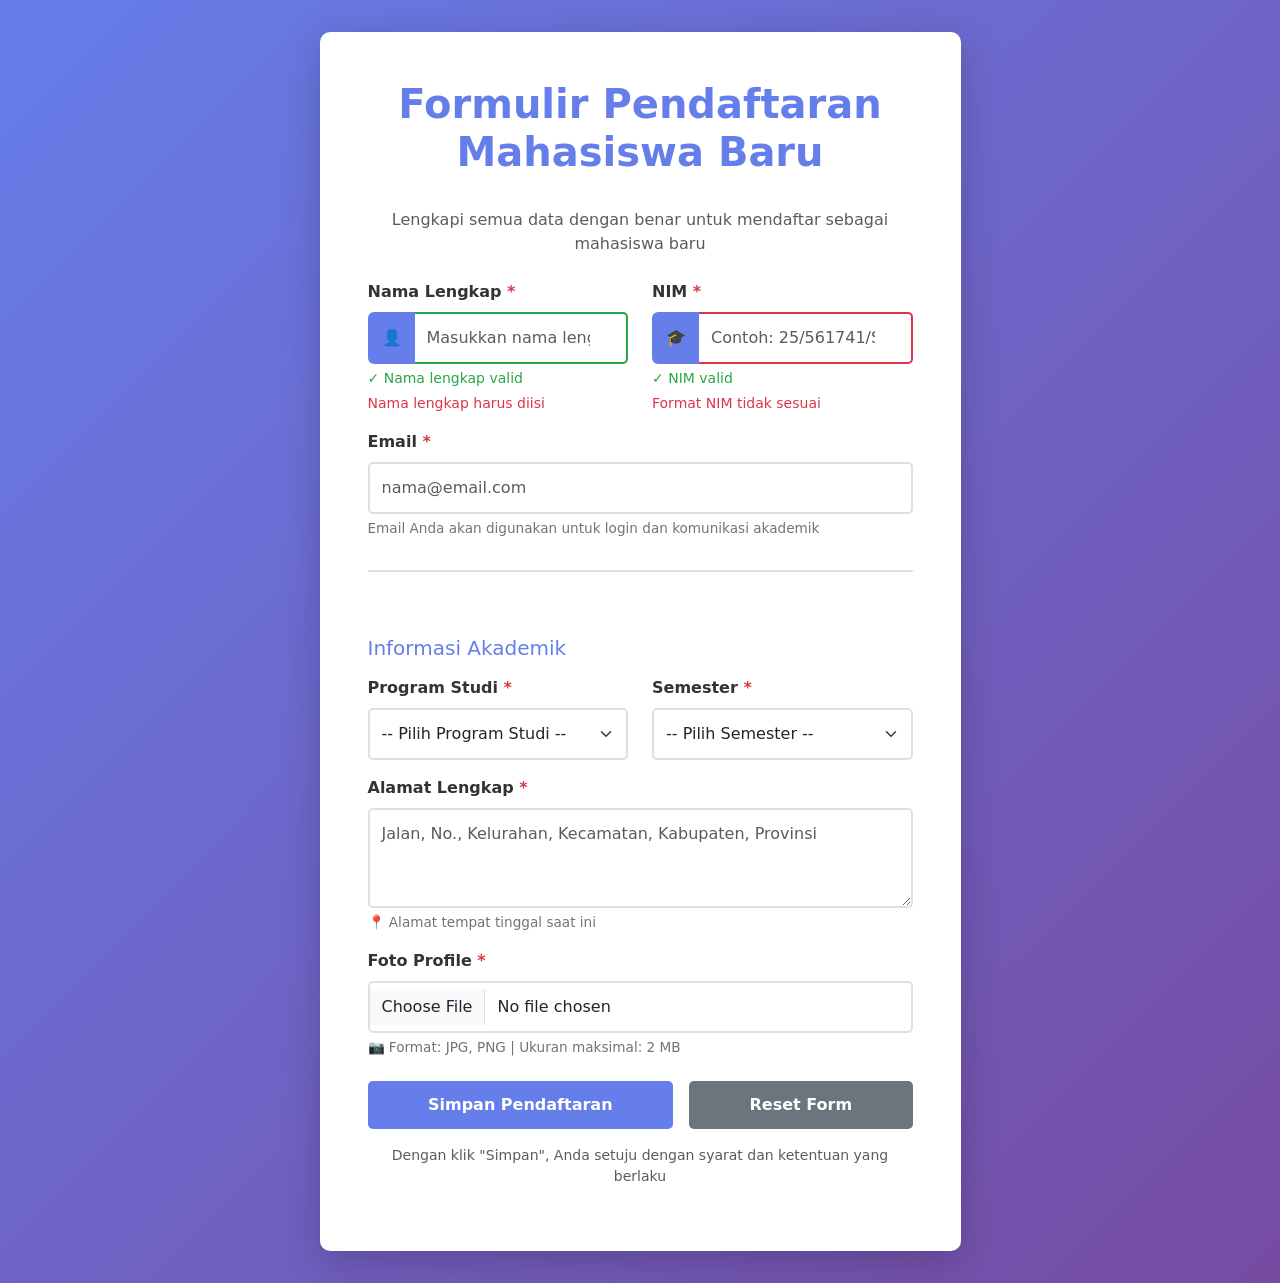
<file: Pertemuan_8/code/tugas2.html>
<!doctype html>
<html lang="id">
  <head>
    <meta charset="utf-8" />
    <meta name="viewport" content="width=device-width, initial-scale=1" />
    <title>Tugas 2 - Formulir Pendaftaran</title>
    <link
      href="https://cdn.jsdelivr.net/npm/bootstrap@5.3.3/dist/css/bootstrap.min.css"
      rel="stylesheet"
    />
    <style>
      body {
        background: linear-gradient(135deg, #667eea 0%, #764ba2 100%);
        min-height: 100vh;
        padding: 2rem 0;
      }
      .form-container {
        background: white;
        border-radius: 10px;
        box-shadow: 0 10px 40px rgba(0, 0, 0, 0.2);
        padding: 3rem;
      }
      .form-title {
        color: #667eea;
        font-weight: 700;
        margin-bottom: 2rem;
        text-align: center;
      }
      .form-label {
        font-weight: 600;
        color: #333;
        margin-bottom: 0.5rem;
      }
      .form-control,
      .form-select {
        border: 2px solid #e0e0e0;
        border-radius: 5px;
        padding: 0.75rem;
        transition: border-color 0.3s;
      }
      .form-control:focus,
      .form-select:focus {
        border-color: #667eea;
        box-shadow: 0 0 0 0.2rem rgba(102, 126, 234, 0.25);
      }
      .form-control.is-valid,
      .form-select.is-valid {
        border-color: #28a745;
        background-image: none;
      }
      .form-control.is-valid:focus,
      .form-select.is-valid:focus {
        border-color: #28a745;
        box-shadow: 0 0 0 0.2rem rgba(40, 167, 69, 0.25);
      }
      .form-control.is-invalid,
      .form-select.is-invalid {
        border-color: #dc3545;
        background-image: none;
      }
      .form-control.is-invalid:focus,
      .form-select.is-invalid:focus {
        border-color: #dc3545;
        box-shadow: 0 0 0 0.2rem rgba(220, 53, 69, 0.25);
      }
      .valid-feedback,
      .invalid-feedback {
        display: block;
        margin-top: 0.25rem;
        font-size: 0.875rem;
      }
      .valid-feedback {
        color: #28a745;
      }
      .invalid-feedback {
        color: #dc3545;
      }
      .form-text {
        font-size: 0.85rem;
        color: #6c757d;
        margin-top: 0.25rem;
      }
      .btn-custom {
        padding: 0.75rem 2rem;
        font-weight: 600;
        border-radius: 5px;
        transition: all 0.3s;
      }
      .btn-submit {
        background-color: #667eea;
        border: none;
        color: white;
      }
      .btn-submit:hover {
        background-color: #5568d3;
        color: white;
      }
      .btn-reset {
        background-color: #6c757d;
        border: none;
        color: white;
      }
      .btn-reset:hover {
        background-color: #5a6268;
        color: white;
      }
      .alert {
        border-radius: 5px;
        border: none;
      }
      .section-divider {
        border-top: 2px solid #e0e0e0;
        margin: 2rem 0;
        padding-top: 2rem;
      }
      .input-group-text {
        background-color: #667eea;
        color: white;
        border: 2px solid #667eea;
        font-weight: 600;
      }
      .input-with-icon .form-control {
        border-left: none;
      }
      .input-with-icon .form-control:focus {
        border-color: #667eea;
      }
      .input-with-icon .form-control.is-valid {
        border-color: #28a745;
      }
      .input-with-icon .form-control.is-valid + .input-group-text,
      .input-with-icon .input-group-text.valid {
        background-color: #28a745;
        border-color: #28a745;
      }
      .input-with-icon .form-control.is-invalid {
        border-color: #dc3545;
      }
    </style>
  </head>
  <body>
    <div class="container">
      <div class="row justify-content-center">
        <div class="col-lg-7 col-md-8">
          <!-- Alert Sukses (Default Hidden) -->
          <div
            class="alert alert-success alert-dismissible fade d-none"
            id="alertSukses"
            role="alert"
          >
            <strong>✅ Pendaftaran Berhasil!</strong> Data Anda telah disimpan
            dengan sukses. Tim kami akan menghubungi Anda segera.
            <button
              type="button"
              class="btn-close"
              data-bs-dismiss="alert"
              aria-label="Close"
            ></button>
          </div>

          <!-- Form Container -->
          <div class="form-container">
            <h1 class="form-title">Formulir Pendaftaran Mahasiswa Baru</h1>
            <p class="text-center text-muted mb-4">
              Lengkapi semua data dengan benar untuk mendaftar sebagai mahasiswa
              baru
            </p>

            <form id="formPendaftaran" novalidate>
              <!-- Bagian Data Diri (2 Kolom) -->
              <div class="row">
                <div class="col-md-6 mb-3">
                  <label for="nama" class="form-label"
                    >Nama Lengkap <span class="text-danger">*</span></label
                  >
                  <div class="input-group input-with-icon">
                    <span class="input-group-text">👤</span>
                    <input
                      type="text"
                      class="form-control is-valid"
                      id="nama"
                      placeholder="Masukkan nama lengkap"
                      required
                    />
                  </div>
                  <div class="valid-feedback">✓ Nama lengkap valid</div>
                  <div class="invalid-feedback">Nama lengkap harus diisi</div>
                </div>
                <div class="col-md-6 mb-3">
                  <label for="nim" class="form-label"
                    >NIM <span class="text-danger">*</span></label
                  >
                  <div class="input-group input-with-icon">
                    <span class="input-group-text">🎓</span>
                    <input
                      type="text"
                      class="form-control is-invalid"
                      id="nim"
                      placeholder="Contoh: 25/561741/SV/26643"
                      required
                    />
                  </div>
                  <div class="valid-feedback">✓ NIM valid</div>
                  <div class="invalid-feedback">Format NIM tidak sesuai</div>
                </div>
              </div>

              <!-- Email -->
              <div class="mb-3">
                <label for="email" class="form-label"
                  >Email <span class="text-danger">*</span></label
                >
                <input
                  type="email"
                  class="form-control"
                  id="email"
                  placeholder="nama@email.com"
                  required
                />
                <div class="form-text">
                  Email Anda akan digunakan untuk login dan komunikasi akademik
                </div>
              </div>

              <!-- Bagian Akademik (2 Kolom) -->
              <div class="section-divider"></div>
              <h5 class="mb-3" style="color: #667eea">Informasi Akademik</h5>

              <div class="row">
                <div class="col-md-6 mb-3">
                  <label for="prodi" class="form-label"
                    >Program Studi <span class="text-danger">*</span></label
                  >
                  <select class="form-select" id="prodi" required>
                    <option value="">-- Pilih Program Studi --</option>
                    <option value="trpl">
                      Teknologi Rekayasa Perangkat Lunak (TRPL)
                    </option>
                    <option value="tre">
                      Teknologi Rekayasa Elektro (TRE)
                    </option>
                    <option value="tri">Teknologi Rekayasa Internet</option>
                    <option value="trik">
                      Teknologi Rekayasa Instrumentasi dan Kontrol
                    </option>
                  </select>
                </div>
                <div class="col-md-6 mb-3">
                  <label for="semester" class="form-label"
                    >Semester <span class="text-danger">*</span></label
                  >
                  <select class="form-select" id="semester" required>
                    <option value="">-- Pilih Semester --</option>
                    <option value="1">Semester 1</option>
                    <option value="2">Semester 2</option>
                    <option value="3">Semester 3</option>
                    <option value="4">Semester 4</option>
                    <option value="5">Semester 5</option>
                    <option value="6">Semester 6</option>
                    <option value="6">Semester 7</option>
                    <option value="6">Semester 8</option>
                  </select>
                </div>
              </div>

              <!-- Alamat -->
              <div class="mb-3">
                <label for="alamat" class="form-label"
                  >Alamat Lengkap <span class="text-danger">*</span></label
                >
                <textarea
                  class="form-control"
                  id="alamat"
                  rows="3"
                  placeholder="Jalan, No., Kelurahan, Kecamatan, Kabupaten, Provinsi"
                  required
                ></textarea>
                <div class="form-text">📍 Alamat tempat tinggal saat ini</div>
              </div>

              <!-- Foto Profil -->
              <div class="mb-3">
                <label for="foto" class="form-label"
                  >Foto Profile <span class="text-danger">*</span></label
                >
                <input
                  class="form-control"
                  type="file"
                  id="foto"
                  accept="image/*"
                  required
                />
                <div class="form-text">
                  📷 Format: JPG, PNG | Ukuran maksimal: 2 MB
                </div>
              </div>

              <!-- Tombol Aksi (1 Baris) -->
              <div class="d-flex gap-3 mt-4">
                <button
                  type="submit"
                  class="btn btn-custom btn-submit flex-grow-1"
                >
                  Simpan Pendaftaran
                </button>
                <button
                  type="reset"
                  class="btn btn-custom btn-reset flex-grow-1"
                >
                  Reset Form
                </button>
              </div>

              <!-- Catatan -->
              <p class="text-center text-muted mt-3 small">
                Dengan klik "Simpan", Anda setuju dengan syarat dan ketentuan
                yang berlaku
              </p>
            </form>
          </div>
        </div>
      </div>
    </div>

    <script src="https://cdn.jsdelivr.net/npm/bootstrap@5.3.3/dist/js/bootstrap.bundle.min.js"></script>
    <script>
      document
        .getElementById("formPendaftaran")
        .addEventListener("submit", function (e) {
          e.preventDefault();

          // Tampilkan alert dengan animasi Bootstrap (hapus d-none, tambah show)
          const alertSukses = document.getElementById("alertSukses");
          alertSukses.classList.remove("d-none");
          alertSukses.classList.add("show");

          // Scroll ke atas agar alert terlihat
          window.scrollTo({ top: 0, behavior: "smooth" });

          // Reset form dan sembunyikan alert setelah 3 detik
          setTimeout(() => {
            alertSukses.classList.remove("show");
            alertSukses.classList.add("d-none");
            this.reset();
          }, 3000);
        });
    </script>
  </body>
</html>
</file>
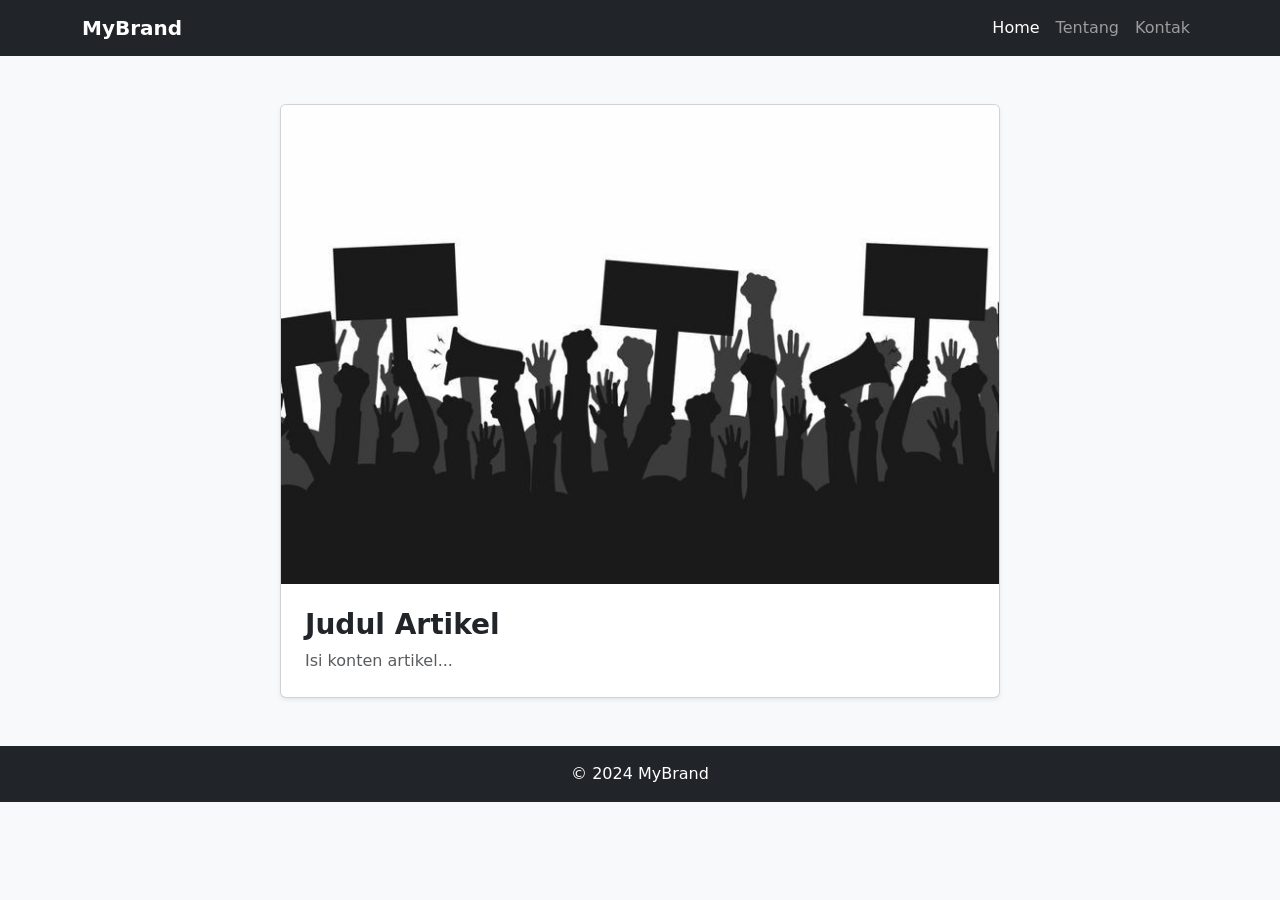
<file: Pertemuan_8/code/tugas_tambahan.html>
<!doctype html>
<html lang="id">
  <head>
    <meta charset="UTF-8" />
    <meta name="viewport" content="width=device-width, initial-scale=1.0" />
    <title>UTS no 10 b2</title>
    <link
      href="https://cdn.jsdelivr.net/npm/bootstrap@5.3.3/dist/css/bootstrap.min.css"
      rel="stylesheet"
    />
  </head>
  <body class="bg-light">
    <!-- HEADER -->
    <header class="navbar navbar-expand-lg navbar-dark bg-dark">
      <div class="container">
        <a class="navbar-brand fw-bold logo" href="#">MyBrand</a>
        <button
          class="navbar-toggler"
          type="button"
          data-bs-toggle="collapse"
          data-bs-target="#navMenu"
          aria-controls="navMenu"
          aria-expanded="false"
          aria-label="Toggle navigation"
        >
          <span class="navbar-toggler-icon"></span>
        </button>
        <nav
          class="collapse navbar-collapse"
          id="navMenu"
          aria-label="Navigasi utama"
        >
          <ul class="navbar-nav ms-auto">
            <li class="nav-item">
              <a class="nav-link active" href="#">Home</a>
            </li>
            <li class="nav-item"><a class="nav-link" href="#">Tentang</a></li>
            <li class="nav-item"><a class="nav-link" href="#">Kontak</a></li>
          </ul>
        </nav>
      </div>
    </header>

    <!-- MAIN -->
    <main class="container my-5">
      <article class="card shadow-sm mx-auto" style="max-width: 720px">
        <img
          src="./img/ilustrasi_artikel.jpg"
          class="card-img-top"
          alt="Foto ilustrasi artikel"
        />
        <div class="card-body p-4">
          <h1 class="card-title fs-3 fw-bold">Judul Artikel</h1>
          <p class="card-text text-muted">Isi konten artikel...</p>
        </div>
      </article>
    </main>

    <!-- FOOTER -->
    <footer class="bg-dark text-white text-center py-3">
      <p class="mb-0">&copy; 2024 MyBrand</p>
    </footer>

    <script src="https://cdn.jsdelivr.net/npm/bootstrap@5.3.3/dist/js/bootstrap.bundle.min.js"></script>
  </body>
</html>
</file>
<file: Pertemuan_5/hyrule_adventures/style.css>
/* CSS Reset (Eric Meyer's Reset v2.0) */
html, body, div, span, applet, object, iframe,
h1, h2, h3, h4, h5, h6, p, blockquote, pre,
a, abbr, acronym, address, big, cite, code,
del, dfn, em, img, ins, kbd, q, s, samp,
small, strike, strong, sub, sup, tt, var,
b, u, i, center,
dl, dt, dd, ol, ul, li,
fieldset, form, label, legend,
table, caption, tbody, tfoot, thead, tr, th, td,
article, aside, canvas, details, embed,
figure, figcaption, footer, header, hgroup,
menu, nav, output, ruby, section, summary,
time, mark, audio, video {
  margin: 0;
  padding: 0;
  border: 0;
  font-size: 100%;
  font: inherit;
  vertical-align: baseline;
}
article, aside, details, figcaption, figure,
footer, header, hgroup, menu, nav, section {
  display: block;
}
body {
  line-height: 1;
}
ol, ul {
  list-style: none;
}
blockquote, q {
  quotes: none;
}
blockquote:before, blockquote:after,
q:before, q:after {
  content: '';
  content: none;
}
table {
  border-collapse: collapse;
  border-spacing: 0;
}

/* Base / Global */
*,
*::before,
*::after {
  box-sizing: border-box;
}

body {
  font-family: 'Plus Jakarta Sans', sans-serif;
  font-size: 16px;
  line-height: 1.6;
  color: #1a1a2e;
  background-color: #fff;
}

a {
  text-decoration: none;
  color: inherit;
}

img {
  max-width: 100%;
  height: auto;
}

/* Container */
.container {
  width: 1140px;
  margin: 0 auto;
  padding: 0 20px;
}

/* Header Block */
.header {
  background-color: #0a1628;
  padding: 0;
  position: sticky;
  top: 0;
  z-index: 100;
  box-shadow: 0 2px 20px rgba(0, 0, 0, 0.3);
}

.header__inner {
  display: flex;
  justify-content: space-between;
  align-items: center;
  height: 72px;
}

.header__logo {
  display: flex;
  align-items: center;
  gap: 10px;
}

.header__logo-icon {
  width: 40px;
  height: 40px;
  background: linear-gradient(135deg, #64b5f6, #1565c0);
  border-radius: 8px;
  display: flex;
  align-items: center;
  justify-content: center;
  color: #fff;
  font-size: 20px;
}

.header__logo-text {
  font-family: 'Lora', serif;
  font-size: 22px;
  font-weight: 700;
  color: #fff;
  letter-spacing: 1.5px;
}

.header__nav {
  display: flex;
  align-items: center;
  gap: 0;
}

.header__nav-list {
  display: flex;
  align-items: center;
  gap: 0;
}

.header__nav-item {
  position: relative;
}

.header__nav-link {
  display: block;
  padding: 24px 20px;
  color: #a0aec0;
  font-size: 15px;
  font-weight: 500;
  letter-spacing: 0.5px;
  transition: color 0.3s ease, background-color 0.3s ease;
  white-space: nowrap;
}

.header__nav-link:hover {
  color: #fff;
  background-color: rgba(255, 255, 255, 0.05);
}

.header__nav-item--active .header__nav-link {
  color: #64b5f6;
  border-bottom: 3px solid #64b5f6;
}

/* Dropdown */
.header__dropdown {
  position: absolute;
  top: 100%;
  left: 0;
  min-width: 200px;
  background-color: #0f2240;
  border-radius: 0 0 8px 8px;
  box-shadow: 0 10px 30px rgba(0, 0, 0, 0.4);
  opacity: 0;
  visibility: hidden;
  transform: translateY(-5px);
  transition: opacity 0.3s ease, transform 0.3s ease, visibility 0.3s ease;
}

.header__nav-item:hover .header__dropdown {
  opacity: 1;
  visibility: visible;
  transform: translateY(0);
}

.header__dropdown-link {
  display: block;
  padding: 12px 20px;
  color: #a0aec0;
  font-size: 14px;
  transition: background-color 0.2s ease, color 0.2s ease;
  word-spacing: 2px;
}

.header__dropdown-link:hover {
  background-color: rgba(100, 181, 246, 0.1);
  color: #64b5f6;
}

/* Hero Block */
.hero {
  position: relative;
  min-height: 85vh;
  display: flex;
  align-items: center;
  background-image:
    linear-gradient(135deg, rgba(10, 22, 40, 0.85) 0%, rgba(10, 22, 40, 0.5) 50%, rgba(10, 22, 40, 0.3) 100%),
    url('./img/castle-for-background.jpeg');
  background-size: cover;
  background-position: center;
  background-attachment: fixed;
  overflow: hidden;
}

.hero__content {
  position: relative;
  z-index: 2;
  max-width: 650px;
}

.hero__title {
  font-family: 'Lora', serif;
  font-size: 56px;
  font-weight: 700;
  color: #fff;
  line-height: 1.15;
  margin-bottom: 24px;
  text-indent: 0.05em;
}

.hero__description {
  font-size: 18px;
  color: rgba(255, 255, 255, 0.8);
  line-height: 1.8;
  margin-bottom: 40px;
  max-width: 520px;
  word-spacing: 1.5px;
}

.hero__button {
  display: inline-flex;
  align-items: center;
  gap: 10px;
  padding: 16px 40px;
  background: linear-gradient(135deg, #1565c0, #1e88e5);
  color: #fff;
  font-family: 'Plus Jakarta Sans', sans-serif;
  font-size: 16px;
  font-weight: 700;
  border: none;
  border-radius: 50px;
  cursor: pointer;
  letter-spacing: 1px;
  text-transform: uppercase;
  transition: transform 0.3s ease, box-shadow 0.3s ease;
  box-shadow: 0 4px 20px rgba(21, 101, 192, 0.4);
}

.hero__button:hover {
  transform: translateY(-2px);
  box-shadow: 0 8px 30px rgba(21, 101, 192, 0.6);
}

/* Review Block */
.review {
  background: #011836;
  padding: 28px 0;
}

.review__inner {
  display: flex;
  justify-content: center;
  align-items: center;
  gap: 20px;
}

.review__score {
  font-family: 'Lora', serif;
  font-size: 28px;
  font-weight: 700;
  color: #ffd700;
}

.review__stars {
  display: flex;
  gap: 6px;
}

.review__stars i {
  color: #ffd700;
  font-size: 20px;
}

.review__source {
  font-size: 16px;
  color: rgba(255, 255, 255, 0.7);
  font-weight: 500;
  letter-spacing: 0.8px;
  padding-left: 20px;
  border-left: 2px solid rgba(255, 255, 255, 0.2);
  font-style: normal;
}

/* About Block */
.about {
  padding: 100px 0;
  background-color: #f0f4f8;
  background-image: url("data:image/svg+xml,%3Csvg width='60' height='60' viewBox='0 0 60 60' xmlns='http://www.w3.org/2000/svg'%3E%3Cg fill='none' fill-rule='evenodd'%3E%3Cg fill='%23cbd5e0' fill-opacity='0.15'%3E%3Cpath d='M36 34v-4h-2v4h-4v2h4v4h2v-4h4v-2h-4zm0-30V0h-2v4h-4v2h4v4h2V6h4V4h-4zM6 34v-4H4v4H0v2h4v4h2v-4h4v-2H6zM6 4V0H4v4H0v2h4v4h2V6h4V4H6z'/%3E%3C/g%3E%3C/g%3E%3C/svg%3E");
  background-size: 60px 60px;
}

.about__inner {
  display: flex;
  gap: 60px;
  align-items: center;
}

.about__video {
  flex: 1;
  min-width: 0;
  margin: 0;
}

.about__video iframe {
  width: 100%;
  aspect-ratio: 16 / 9;
  border-radius: 12px;
  box-shadow: 0 10px 40px rgba(0, 0, 0, 0.15);
  border: none;
}

.about__content {
  flex: 1;
  min-width: 0;
}

.about__title {
  font-family: 'Lora', serif;
  font-size: 38px;
  font-weight: 700;
  color: #0a1628;
  margin-bottom: 16px;
  line-height: 1.25;
}

.about__decoration {
  width: 60px;
  height: 4px;
  background: linear-gradient(90deg, #1565c0, #64b5f6);
  border-radius: 2px;
  margin-bottom: 24px;
}

.about__text {
  font-size: 16px;
  color: #4a5568;
  line-height: 1.85;
  text-indent: 1.5em;
  white-space: normal;
}

/* Footer Block */
.footer {
  background-color: #0a1628;
  padding: 50px 0 30px;
  color: rgba(255, 255, 255, 0.6);
}

.footer__inner {
  display: flex;
  justify-content: space-between;
  align-items: center;
  padding-bottom: 30px;
  border-bottom: 1px solid rgba(255, 255, 255, 0.1);
  margin-bottom: 30px;
}

.footer__brand {
  display: flex;
  flex-direction: column;
  gap: 10px;
}

.footer__logo {
  font-family: 'Lora', serif;
  font-size: 22px;
  font-weight: 700;
  color: #fff;
  letter-spacing: 1.5px;
}

.footer__tagline {
  font-size: 14px;
  color: rgba(255, 255, 255, 0.4);
  word-spacing: 2px;
  margin: 0;
}

.footer__nav {
  display: flex;
  gap: 30px;
}

.footer__nav-link {
  font-size: 14px;
  color: rgba(255, 255, 255, 0.5);
  transition: color 0.3s ease;
}

.footer__nav-link:hover {
  color: #64b5f6;
}

.footer__bottom {
  text-align: center;
  font-size: 13px;
  color: rgba(255, 255, 255, 0.3);
  display: block;
}

/* Responsive */
@media (max-width: 1180px) {
  .container {
    width: 100%;
    padding: 0 30px;
  }
}

@media (max-width: 768px) {
  .hero__title {
    font-size: 36px;
  }

  .about__inner {
    flex-direction: column;
  }

  .footer__inner {
    flex-direction: column;
    gap: 20px;
    text-align: center;
  }

  .header__inner {
    flex-direction: column;
    height: auto;
    padding: 15px 0;
    gap: 10px;
  }

  .header__nav-list {
    flex-wrap: wrap;
    justify-content: center;
  }
}
</file>
